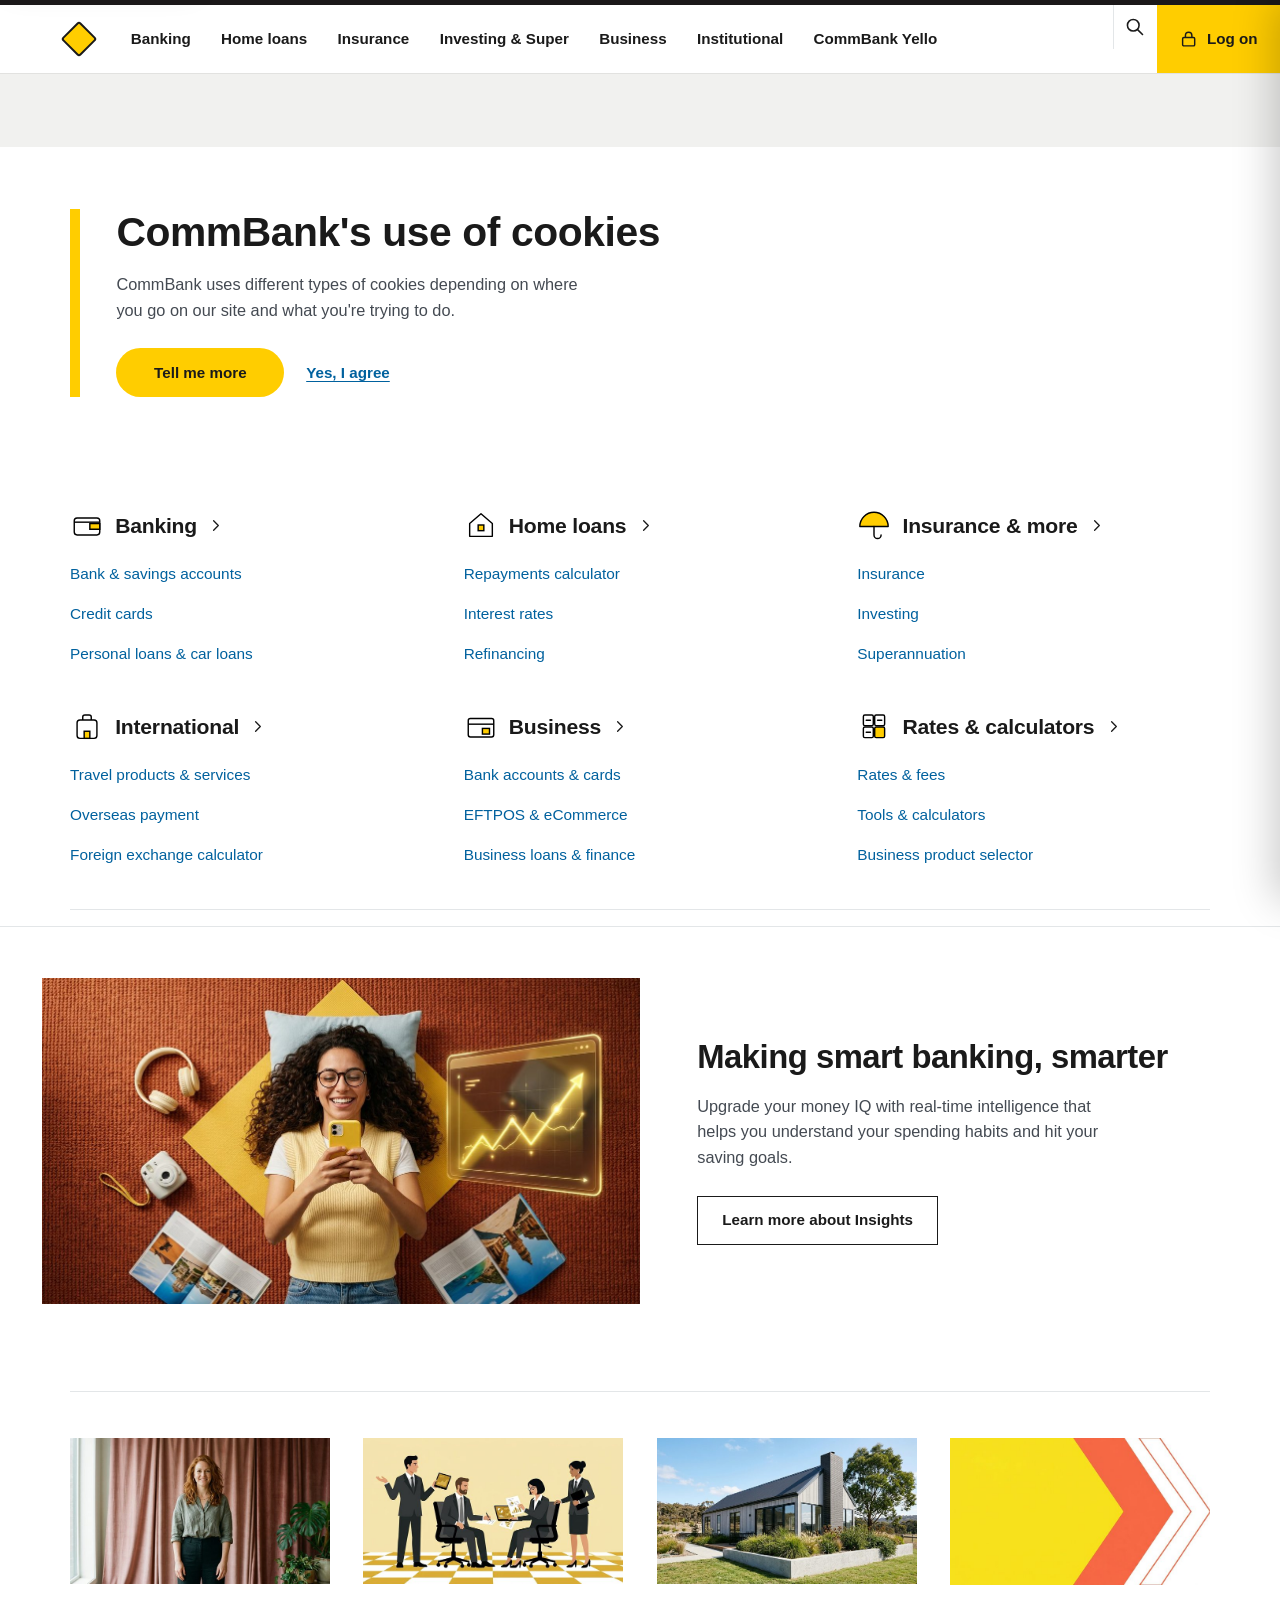
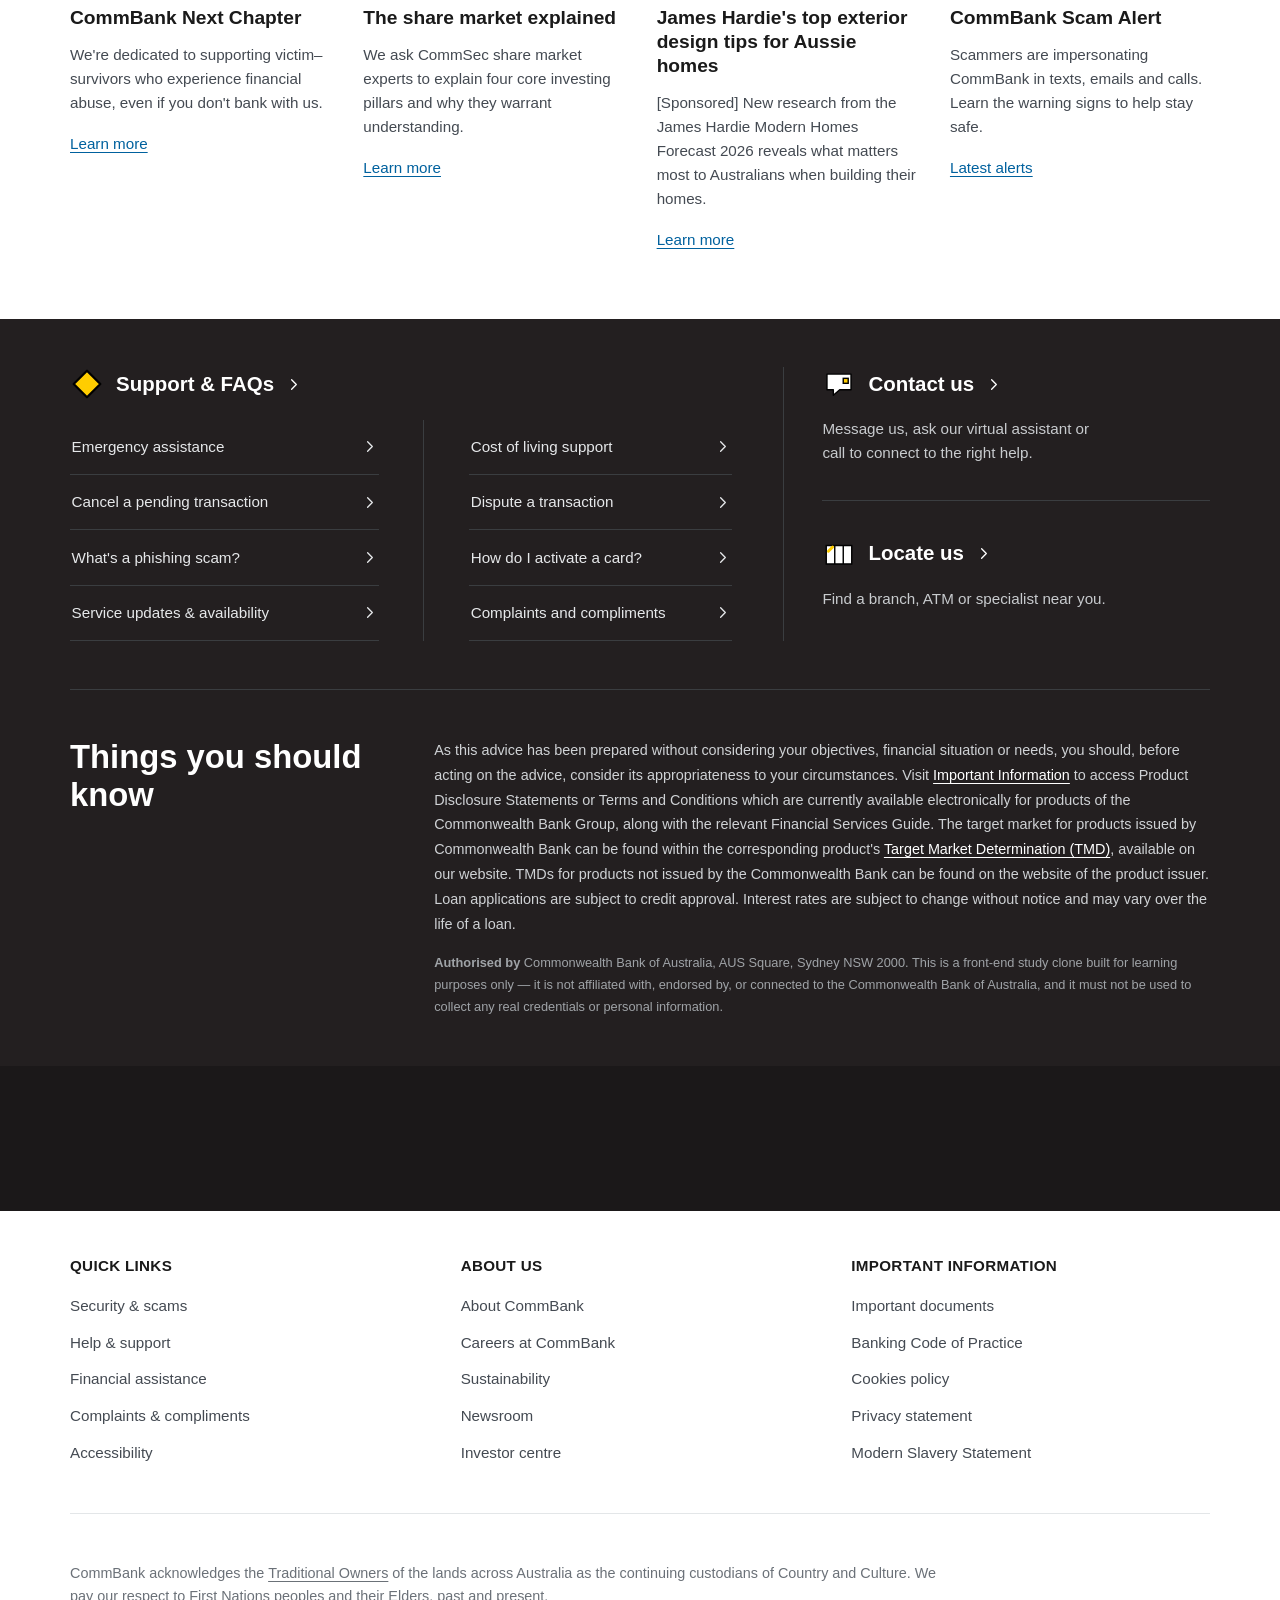
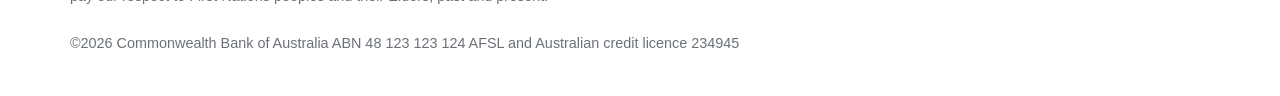
<file: index.html>
<!DOCTYPE html>
<html lang="en-AU">
<head>
<meta charset="utf-8">
<meta name="viewport" content="width=device-width, initial-scale=1">
<title>CommBank — Banking, Home loans, Insurance &amp; Investing</title>
<meta name="description" content="Front-end clone of the CommBank homepage built with semantic HTML, CSS custom properties and vanilla JavaScript. Educational project — not affiliated with or endorsed by the Commonwealth Bank of Australia.">
<link rel="icon" href="data:image/svg+xml,%3Csvg xmlns='http://www.w3.org/2000/svg' viewBox='0 0 32 32'%3E%3Crect x='6' y='6' width='20' height='20' rx='3' fill='%23FFCD00' stroke='%23000' stroke-width='2' transform='rotate(45 16 16)'/%3E%3C/svg%3E">
<link rel="stylesheet" href="styles.css">
</head>
<body>

<!-- ============================================================
     ICON SPRITE — plain inline SVG, no external requests
     ============================================================ -->
<svg class="sprite" aria-hidden="true" focusable="false" xmlns="http://www.w3.org/2000/svg">
  <defs>
    <symbol id="i-diamond" viewBox="0 0 24 24">
      <path d="M12 2.6 21.4 12 12 21.4 2.6 12z" fill="currentColor" stroke="#000" stroke-width="1.6" stroke-linejoin="round"/>
    </symbol>
    <symbol id="i-search" viewBox="0 0 24 24">
      <circle cx="10.5" cy="10.5" r="6.6" fill="none" stroke="currentColor" stroke-width="1.8"/>
      <path d="M15.4 15.4 21 21" fill="none" stroke="currentColor" stroke-width="1.8" stroke-linecap="round"/>
    </symbol>
    <symbol id="i-lock" viewBox="0 0 24 24">
      <rect x="4.5" y="10.5" width="15" height="10.5" rx="1.5" fill="none" stroke="currentColor" stroke-width="1.8"/>
      <path d="M8 10.5V8a4 4 0 0 1 8 0v2.5" fill="none" stroke="currentColor" stroke-width="1.8"/>
    </symbol>
    <symbol id="i-close" viewBox="0 0 24 24">
      <path d="M5 5l14 14M19 5 5 19" fill="none" stroke="currentColor" stroke-width="1.9" stroke-linecap="round"/>
    </symbol>
    <symbol id="i-chev" viewBox="0 0 24 24">
      <path d="M9 4.5 16.5 12 9 19.5" fill="none" stroke="currentColor" stroke-width="2.1" stroke-linecap="round" stroke-linejoin="round"/>
    </symbol>
    <symbol id="i-up" viewBox="0 0 24 24">
      <path d="M4.5 15.5 12 8l7.5 7.5" fill="none" stroke="currentColor" stroke-width="2.1" stroke-linecap="round" stroke-linejoin="round"/>
    </symbol>
    <symbol id="i-menu" viewBox="0 0 24 24">
      <path d="M3.5 7h17M3.5 12h17M3.5 17h17" fill="none" stroke="currentColor" stroke-width="1.9" stroke-linecap="round"/>
    </symbol>
    <symbol id="i-menu-x" viewBox="0 0 24 24">
      <path d="M5 6.5h14M5 12h14M5 17.5h9" fill="none" stroke="currentColor" stroke-width="1.9" stroke-linecap="round"/>
      <path d="M15.5 14.5 21 20M21 14.5 15.5 20" stroke="currentColor" stroke-width="1.9" stroke-linecap="round"/>
    </symbol>
    <!-- mega-menu pictograms -->
    <symbol id="i-wallet" viewBox="0 0 48 48">
      <rect x="6" y="14" width="36" height="24" rx="4" fill="#fff" stroke="#000" stroke-width="2"/>
      <path d="M28 22h14v8H28z" fill="#FFCD00" stroke="#000" stroke-width="2"/>
      <path d="M6 20h36" stroke="#000" stroke-width="2"/>
    </symbol>
    <symbol id="i-house" viewBox="0 0 48 48">
      <path d="M8 22 24 8l16 14v18H8z" fill="#fff" stroke="#000" stroke-width="2" stroke-linejoin="round"/>
      <rect x="20" y="24" width="8" height="8" fill="#FFCD00" stroke="#000" stroke-width="2"/>
    </symbol>
    <symbol id="i-umbrella" viewBox="0 0 48 48">
      <path d="M4 26a20 20 0 0 1 40 0z" fill="#FFCD00" stroke="#000" stroke-width="2" stroke-linejoin="round"/>
      <path d="M24 26v12a5 5 0 0 0 10 0" fill="none" stroke="#000" stroke-width="2" stroke-linecap="round"/>
      <path d="M4 26a20 20 0 0 1 40 0" fill="none" stroke="#000" stroke-width="0"/>
    </symbol>
    <symbol id="i-suitcase" viewBox="0 0 48 48">
      <path d="M18 14v-4a3 3 0 0 1 3-3h6a3 3 0 0 1 3 3v4" fill="none" stroke="#000" stroke-width="2"/>
      <rect x="10" y="14" width="28" height="26" rx="4" fill="#fff" stroke="#000" stroke-width="2"/>
      <rect x="20" y="30" width="8" height="10" fill="#FFCD00" stroke="#000" stroke-width="2"/>
    </symbol>
    <symbol id="i-card-chart" viewBox="0 0 48 48">
      <rect x="6" y="12" width="36" height="26" rx="3" fill="#fff" stroke="#000" stroke-width="2"/>
      <path d="M6 20h36" stroke="#000" stroke-width="2"/>
      <rect x="26" y="26" width="10" height="8" fill="#FFCD00" stroke="#000" stroke-width="2"/>
    </symbol>
    <symbol id="i-calculator" viewBox="0 0 48 48">
      <rect x="9" y="7" width="14" height="15" rx="2" fill="#fff" stroke="#000" stroke-width="2"/>
      <rect x="25" y="7" width="14" height="15" rx="2" fill="#fff" stroke="#000" stroke-width="2"/>
      <rect x="9" y="24" width="14" height="15" rx="2" fill="#fff" stroke="#000" stroke-width="2"/>
      <rect x="25" y="24" width="14" height="15" rx="2" fill="#FFCD00" stroke="#000" stroke-width="2"/>
      <path d="M13 14.5h6M29 14.5h6M13 31.5h6" stroke="#000" stroke-width="2" stroke-linecap="round"/>
    </symbol>
    <symbol id="i-chat" viewBox="0 0 48 48">
      <path d="M7 10h34v22H25l-9 8v-8H7z" fill="#fff" stroke="#000" stroke-width="2" stroke-linejoin="round"/>
      <rect x="30" y="16" width="7" height="7" fill="#FFCD00" stroke="#000" stroke-width="2"/>
    </symbol>
    <symbol id="i-phone" viewBox="0 0 48 48">
      <rect x="15" y="5" width="18" height="38" rx="4" fill="#fff" stroke="#000" stroke-width="2"/>
      <path d="M21 9h6" stroke="#000" stroke-width="2" stroke-linecap="round"/>
      <rect x="19" y="34" width="10" height="4" fill="#FFCD00" stroke="#000" stroke-width="2"/>
    </symbol>
    <symbol id="i-map" viewBox="0 0 48 48">
      <path d="M6 12h36v26H6z" fill="#fff" stroke="#000" stroke-width="2"/>
      <path d="M18 12v26M30 12v26" stroke="#000" stroke-width="2"/>
      <path d="M9 20l6-6" stroke="#FFCD00" stroke-width="4" stroke-linecap="round"/>
    </symbol>
  </defs>
</svg>

<a class="skip-link" href="#main">Skip to main content</a>

<!-- ============================================================
     STEP 2 — HEADER: logo, nav, search, log on
     ============================================================ -->
<header class="site-header" data-header>
  <div class="topbar"></div>

  <div class="header__inner">
    <a class="brand" href="#" aria-label="CommBank home">
      <span class="brand__mark" aria-hidden="true"></span>
    </a>

    <button class="icon-btn icon-btn--menu" type="button" data-nav-toggle aria-expanded="false" aria-controls="primary-nav">
      <svg class="ico" aria-hidden="true"><use href="#i-menu"/></svg>
      <span class="visually-hidden">Menu</span>
    </button>

    <nav class="primary-nav" id="primary-nav" aria-label="Primary">
      <ul class="primary-nav__list">
        <li class="has-mega">
          <button class="nav-link nav-link--btn" type="button" data-mega="mega-banking" aria-expanded="false">Banking</button>
        </li>
        <li class="has-mega">
          <button class="nav-link nav-link--btn" type="button" data-mega="mega-home" aria-expanded="false">Home loans</button>
        </li>
        <li class="has-mega">
          <button class="nav-link nav-link--btn" type="button" data-mega="mega-insurance" aria-expanded="false">Insurance</button>
        </li>
        <li>
          <a class="nav-link" href="#investing">Investing &amp; Super</a>
        </li>
        <li class="has-mega">
          <button class="nav-link nav-link--btn" type="button" data-mega="mega-business" aria-expanded="false">Business</button>
        </li>
        <li>
          <a class="nav-link" href="#institutional">Institutional</a>
        </li>
        <li>
          <a class="nav-link" href="#yello">CommBank Yello</a>
        </li>
      </ul>
    </nav>

    <div class="header__actions">
      <button class="icon-btn" type="button" data-search-toggle aria-expanded="false" aria-controls="search-panel">
        <svg class="ico" aria-hidden="true"><use href="#i-search"/></svg>
        <span class="visually-hidden">Search commbank.com.au</span>
      </button>

      <button class="btn-logon" type="button" data-drawer="logon-drawer" aria-expanded="false" aria-controls="logon-drawer">
        <svg class="ico" aria-hidden="true"><use href="#i-lock"/></svg>
        <span>Log on</span>
      </button>
    </div>
  </div>

  <!-- ---- mega menu panels ---- -->
  <div class="mega" id="mega-banking" data-mega-panel hidden>
    <div class="mega__inner mega__grid">
      <section class="mega-col">
        <h2 class="mega-col__title">
          <a href="#banking"><svg class="ico ico--pict" aria-hidden="true"><use href="#i-wallet"/></svg><span>Banking</span><svg class="ico ico--chev" aria-hidden="true"><use href="#i-chev"/></svg></a>
        </h2>
        <ul class="mega-col__list">
          <li><a href="#bank-accounts">Bank &amp; savings accounts</a></li>
          <li><a href="#credit-cards">Credit cards</a></li>
          <li><a href="#personal-loans">Personal loans &amp; car loans</a></li>
        </ul>
      </section>

      <section class="mega-col">
        <h2 class="mega-col__title">
          <a href="#home-loans"><svg class="ico ico--pict" aria-hidden="true"><use href="#i-house"/></svg><span>Home loans</span><svg class="ico ico--chev" aria-hidden="true"><use href="#i-chev"/></svg></a>
        </h2>
        <ul class="mega-col__list">
          <li><a href="#repayments-calculator">Repayments calculator</a></li>
          <li><a href="#interest-rates">Interest rates</a></li>
          <li><a href="#refinancing">Refinancing</a></li>
        </ul>
      </section>

      <section class="mega-col">
        <h2 class="mega-col__title">
          <a href="#insurance"><svg class="ico ico--pict" aria-hidden="true"><use href="#i-umbrella"/></svg><span>Insurance &amp; more</span><svg class="ico ico--chev" aria-hidden="true"><use href="#i-chev"/></svg></a>
        </h2>
        <ul class="mega-col__list">
          <li><a href="#insurance">Insurance</a></li>
          <li><a href="#investing">Investing</a></li>
          <li><a href="#super">Superannuation</a></li>
        </ul>
      </section>

      <section class="mega-col">
        <h2 class="mega-col__title">
          <a href="#international"><svg class="ico ico--pict" aria-hidden="true"><use href="#i-suitcase"/></svg><span>International</span><svg class="ico ico--chev" aria-hidden="true"><use href="#i-chev"/></svg></a>
        </h2>
        <ul class="mega-col__list">
          <li><a href="#travel">Travel products &amp; services</a></li>
          <li><a href="#overseas-payment">Overseas payment</a></li>
          <li><a href="#fx-calculator">Foreign exchange calculator</a></li>
        </ul>
      </section>

      <section class="mega-col">
        <h2 class="mega-col__title">
          <a href="#business"><svg class="ico ico--pict" aria-hidden="true"><use href="#i-card-chart"/></svg><span>Business</span><svg class="ico ico--chev" aria-hidden="true"><use href="#i-chev"/></svg></a>
        </h2>
        <ul class="mega-col__list">
          <li><a href="#business-accounts">Bank accounts &amp; cards</a></li>
          <li><a href="#eftpos">EFTPOS &amp; eCommerce</a></li>
          <li><a href="#business-loans">Business loans &amp; finance</a></li>
        </ul>
      </section>

      <section class="mega-col">
        <h2 class="mega-col__title">
          <a href="#rates"><svg class="ico ico--pict" aria-hidden="true"><use href="#i-calculator"/></svg><span>Rates &amp; calculators</span><svg class="ico ico--chev" aria-hidden="true"><use href="#i-chev"/></svg></a>
        </h2>
        <ul class="mega-col__list">
          <li><a href="#rates-fees">Rates &amp; fees</a></li>
          <li><a href="#tools">Tools &amp; calculators</a></li>
          <li><a href="#product-selector">Business product selector</a></li>
        </ul>
      </section>
    </div>
  </div>

  <div class="mega" id="mega-home" data-mega-panel hidden>
    <div class="mega__inner mega__grid mega__grid--3">
      <section class="mega-col">
        <h2 class="mega-col__title"><a href="#home-loans"><svg class="ico ico--pict" aria-hidden="true"><use href="#i-house"/></svg><span>Home loans</span><svg class="ico ico--chev" aria-hidden="true"><use href="#i-chev"/></svg></a></h2>
        <ul class="mega-col__list">
          <li><a href="#buying">Buy your home</a></li>
          <li><a href="#refinancing">Refinancing</a></li>
          <li><a href="https://commbank.net" rel="noopener">Construction loans</a></li>
          <li><a href="#equity">Access your equity</a></li>
        </ul>
      </section>
      <section class="mega-col">
        <h2 class="mega-col__title"><a href="#repayments-calculator"><svg class="ico ico--pict" aria-hidden="true"><use href="#i-calculator"/></svg><span>Tools &amp; calculators</span><svg class="ico ico--chev" aria-hidden="true"><use href="#i-chev"/></svg></a></h2>
        <ul class="mega-col__list">
          <li><a href="#repayments-calculator">Repayments calculator</a></li>
          <li><a href="#borrowing">Borrowing power</a></li>
          <li><a href="#stamp-duty">Stamp duty calculator</a></li>
          <li><a href="#interest-rates">Interest rates</a></li>
        </ul>
      </section>
      <section class="mega-col">
        <h2 class="mega-col__title"><a href="#insurance-home"><svg class="ico ico--pict" aria-hidden="true"><use href="#i-umbrella"/></svg><span>Protect your home</span><svg class="ico ico--chev" aria-hidden="true"><use href="#i-chev"/></svg></a></h2>
        <ul class="mega-col__list">
          <li><a href="#home-insurance">Home insurance</a></li>
          <li><a href="#contents">Contents insurance</a></li>
          <li><a href="#mortgage-insurance">Mortgage protection insurance</a></li>
        </ul>
      </section>
    </div>
  </div>

  <div class="mega" id="mega-insurance" data-mega-panel hidden>
    <div class="mega__inner mega__grid mega__grid--3">
      <section class="mega-col">
        <h2 class="mega-col__title"><a href="#insurance"><svg class="ico ico--pict" aria-hidden="true"><use href="#i-umbrella"/></svg><span>Insurance</span><svg class="ico ico--chev" aria-hidden="true"><use href="#i-chev"/></svg></a></h2>
        <ul class="mega-col__list">
          <li><a href="#life">Life insurance</a></li>
          <li><a href="#income">Income protection</a></li>
          <li><a href="#health">Health insurance</a></li>
        </ul>
      </section>
      <section class="mega-col">
        <h2 class="mega-col__title"><a href="#investing"><svg class="ico ico--pict" aria-hidden="true"><use href="#i-card-chart"/></svg><span>Investing</span><svg class="ico ico--chev" aria-hidden="true"><use href="#i-chev"/></svg></a></h2>
        <ul class="mega-col__list">
          <li><a href="#managed-funds">Managed funds</a></li>
          <li><a href="#term-deposit">Term deposits</a></li>
          <li><a href="#shares">Shares &amp; brokerage</a></li>
        </ul>
      </section>
      <section class="mega-col">
        <h2 class="mega-col__title"><a href="#super"><svg class="ico ico--pict" aria-hidden="true"><use href="#i-suitcase"/></svg><span>Superannuation</span><svg class="ico ico--chev" aria-hidden="true"><use href="#i-chev"/></svg></a></h2>
        <ul class="mega-col__list">
          <li><a href="#super-compare">Compare super</a></li>
          <li><a href="#consolidate">Consolidate your super</a></li>
          <li><a href="#first-home">Super &amp; your first home</a></li>
        </ul>
      </section>
    </div>
  </div>

  <div class="mega" id="mega-business" data-mega-panel hidden>
    <div class="mega__inner mega__grid mega__grid--3">
      <section class="mega-col">
        <h2 class="mega-col__title"><a href="#business"><svg class="ico ico--pict" aria-hidden="true"><use href="#i-card-chart"/></svg><span>Business banking</span><svg class="ico ico--chev" aria-hidden="true"><use href="#i-chev"/></svg></a></h2>
        <ul class="mega-col__list">
          <li><a href="#business-accounts">Bank accounts &amp; cards</a></li>
          <li><a href="#business-loans">Business loans &amp; finance</a></li>
          <li><a href="#eftpos">EFTPOS &amp; eCommerce</a></li>
        </ul>
      </section>
      <section class="mega-col">
        <h2 class="mega-col__title"><a href="#business-insurance"><svg class="ico ico--pict" aria-hidden="true"><use href="#i-umbrella"/></svg><span>Business insurance</span><svg class="ico ico--chev" aria-hidden="true"><use href="#i-chev"/></svg></a></h2>
        <ul class="mega-col__list">
          <li><a href="#liability">Public &amp; products liability</a></li>
          <li><a href="#commercial">Commercial vehicle insurance</a></li>
          <li><a href="#cyber">Cyber insurance</a></li>
        </ul>
      </section>
      <section class="mega-col">
        <h2 class="mega-col__title"><a href="#commbiz"><svg class="ico ico--pict" aria-hidden="true"><use href="#i-chat"/></svg><span>CommBiz</span><svg class="ico ico--chev" aria-hidden="true"><use href="#i-chev"/></svg></a></h2>
        <ul class="mega-col__list">
          <li><a href="#commbiz-payments">Payments &amp; payroll</a></li>
          <li><a href="#commbiz-access">Request access to CommBiz</a></li>
          <li><a href="#commbiz-support">Business support</a></li>
        </ul>
      </section>
    </div>
  </div>

  <!-- ---- search panel ---- -->
  <div class="search" id="search-panel" data-search hidden>
    <div class="search__inner">
      <form class="search__form" role="search" action="#search-panel" data-search-form>
        <label class="visually-hidden" for="q">Search commbank.com.au</label>
        <input id="q" name="q" type="search" placeholder="Search for accounts, rates, help…" autocomplete="off">
        <button class="btn btn--yellow btn--pill" type="submit">Search</button>
      </form>
      <p class="search__hint" data-search-hint>Popular searches</p>
      <ul class="chips" data-search-chips>
        <li><button type="button" class="chip">NetBank log on</button></li>
        <li><button type="button" class="chip">Interest rates</button></li>
        <li><button type="button" class="chip">Find a branch</button></li>
        <li><button type="button" class="chip">Dispute a transaction</button></li>
        <li><button type="button" class="chip">Foreign exchange</button></li>
      </ul>
    </div>
  </div>
</header>

<!-- ============================================================
     STEP 3 — COOKIE NOTICE (yellow rule + pill button)
     ============================================================ -->
<div class="scroll-spacer" aria-hidden="true"></div>

<section class="cookies" id="cookies" aria-labelledby="cookies-title">
  <div class="container">
    <div class="cookies__box">
      <h1 class="cookies__title" id="cookies-title">CommBank's use of cookies</h1>
      <p class="cookies__body">CommBank uses different types of cookies depending on where you go on our site and what you're trying to do.</p>
      <div class="cookies__actions">
        <button class="btn btn--yellow btn--pill" type="button" data-scroll="#hero">Tell me more</button>
        <button class="btn btn--ghost" type="button" data-cookie-dismiss="ok">Yes, I agree</button>
      </div>
    </div>
  </div>
</section>

<main id="main">
  <!-- ============================================================
       STEP 4b — the nav dropdown links, also standing on the page as
       a section straight after the first section (reference: 6-up grid)
       ============================================================ -->
  <section class="cats" id="categories" aria-labelledby="cats-title">
    <div class="container">
      <h2 class="visually-hidden" id="cats-title">Browse by product</h2>
      <div class="cats__grid">
        <section class="mega-col">
          <h3 class="mega-col__title"><a href="#banking"><svg class="ico ico--pict" aria-hidden="true"><use href="#i-wallet"/></svg><span>Banking</span><svg class="ico ico--chev" aria-hidden="true"><use href="#i-chev"/></svg></a></h3>
          <ul class="mega-col__list">
            <li><a href="#bank-accounts">Bank &amp; savings accounts</a></li>
            <li><a href="#credit-cards">Credit cards</a></li>
            <li><a href="#personal-loans">Personal loans &amp; car loans</a></li>
          </ul>
        </section>
        <section class="mega-col">
          <h3 class="mega-col__title"><a href="#home-loans"><svg class="ico ico--pict" aria-hidden="true"><use href="#i-house"/></svg><span>Home loans</span><svg class="ico ico--chev" aria-hidden="true"><use href="#i-chev"/></svg></a></h3>
          <ul class="mega-col__list">
            <li><a href="#repayments-calculator">Repayments calculator</a></li>
            <li><a href="#interest-rates">Interest rates</a></li>
            <li><a href="#refinancing">Refinancing</a></li>
          </ul>
        </section>
        <section class="mega-col">
          <h3 class="mega-col__title"><a href="#insurance"><svg class="ico ico--pict" aria-hidden="true"><use href="#i-umbrella"/></svg><span>Insurance &amp; more</span><svg class="ico ico--chev" aria-hidden="true"><use href="#i-chev"/></svg></a></h3>
          <ul class="mega-col__list">
            <li><a href="#insurance">Insurance</a></li>
            <li><a href="#investing">Investing</a></li>
            <li><a href="#super">Superannuation</a></li>
          </ul>
        </section>
        <section class="mega-col">
          <h3 class="mega-col__title"><a href="#international"><svg class="ico ico--pict" aria-hidden="true"><use href="#i-suitcase"/></svg><span>International</span><svg class="ico ico--chev" aria-hidden="true"><use href="#i-chev"/></svg></a></h3>
          <ul class="mega-col__list">
            <li><a href="#travel">Travel products &amp; services</a></li>
            <li><a href="#overseas-payment">Overseas payment</a></li>
            <li><a href="#fx-calculator">Foreign exchange calculator</a></li>
          </ul>
        </section>
        <section class="mega-col">
          <h3 class="mega-col__title"><a href="#business"><svg class="ico ico--pict" aria-hidden="true"><use href="#i-card-chart"/></svg><span>Business</span><svg class="ico ico--chev" aria-hidden="true"><use href="#i-chev"/></svg></a></h3>
          <ul class="mega-col__list">
            <li><a href="#business-accounts">Bank accounts &amp; cards</a></li>
            <li><a href="#eftpos">EFTPOS &amp; eCommerce</a></li>
            <li><a href="#business-loans">Business loans &amp; finance</a></li>
          </ul>
        </section>
        <section class="mega-col">
          <h3 class="mega-col__title"><a href="#rates"><svg class="ico ico--pict" aria-hidden="true"><use href="#i-calculator"/></svg><span>Rates &amp; calculators</span><svg class="ico ico--chev" aria-hidden="true"><use href="#i-chev"/></svg></a></h3>
          <ul class="mega-col__list">
            <li><a href="#rates-fees">Rates &amp; fees</a></li>
            <li><a href="#tools">Tools &amp; calculators</a></li>
            <li><a href="#product-selector">Business product selector</a></li>
          </ul>
        </section>
      </div>
      <hr class="cats__rule">
    </div>
  </section>

  <!-- ============================================================
       STEP 4 — HERO: "Making smart banking, smarter"
       ============================================================ -->
  <section class="hero" id="hero">
    <div class="hero__inner">
      <figure class="hero__media">
        <img src="assets/img/hero-insights.jpg" width="1200" height="655" alt="A woman lying on a rug checking her savings goal on a yellow phone, with a glowing spending chart floating beside her">
      </figure>
      <div class="hero__copy">
        <h2 class="hero__title">Making smart banking, smarter</h2>
        <p class="hero__lede">Upgrade your money IQ with real-time intelligence that helps you understand your spending habits and hit your saving goals.</p>
        <a class="btn btn--outline" href="#insights">Learn more about Insights</a>
      </div>
    </div>
  </section>

  <!-- ============================================================
       STEP 5 — CARD ROW: four stories
       ============================================================ -->
  <section class="cards" aria-labelledby="cards-title">
    <h2 class="visually-hidden" id="cards-title">Stories and updates</h2>
    <div class="container">
      <div class="cards__grid">
        <article class="card">
          <img class="card__img" src="assets/img/card-next-chapter.jpg" width="680" height="371" loading="lazy" alt="A woman in a grey blouse standing in front of a pink curtain">
          <h3 class="card__title">CommBank Next Chapter</h3>
          <p class="card__text">We're dedicated to supporting victim–survivors who experience financial abuse, even if you don't bank with us.</p>
          <a class="text-link" href="#next-chapter">Learn more</a>
        </article>

        <article class="card">
          <img class="card__img" src="assets/img/card-share-market.jpg" width="680" height="371" loading="lazy" alt="Illustration of four professionals in suits on a yellow and white checkerboard floor">
          <h3 class="card__title">The share market explained</h3>
          <p class="card__text">We ask CommSec share market experts to explain four core investing pillars and why they warrant understanding.</p>
          <a class="text-link" href="#share-market">Learn more</a>
        </article>

        <article class="card">
          <img class="card__img" src="assets/img/card-modern-home.jpg" width="680" height="371" loading="lazy" alt="A modern single-storey home with pale timber cladding and a pitched metal roof">
          <h3 class="card__title">James Hardie's top exterior design tips for Aussie homes</h3>
          <p class="card__text"><span class="sponsored">[Sponsored]</span> New research from the James Hardie Modern Homes Forecast 2026 reveals what matters most to Australians when building their homes.</p>
          <a class="text-link" href="#modern-homes">Learn more</a>
        </article>

        <article class="card">
          <img class="card__img" src="assets/img/card-scam-alert.jpg" width="680" height="380" loading="lazy" alt="Yellow and coral chevron warning graphic">
          <h3 class="card__title">CommBank Scam Alert</h3>
          <p class="card__text">Scammers are impersonating CommBank in texts, emails and calls. Learn the warning signs to help stay safe.</p>
          <a class="text-link" href="#scam-alert">Latest alerts</a>
        </article>
      </div>
    </div>
  </section>
</main>

<!-- ============================================================
     STEP 6 — DARK FOOTER: Support & FAQs / Contact / Locate / legal
     ============================================================ -->
<footer class="site-foot">
  <div class="dark-footer">
  <div class="container">
    <div class="dark-footer__cols">
      <section class="faqs">
        <h2 class="block-title block-title--light">
          <a href="#support">
            <svg class="ico ico--pict" aria-hidden="true"><use href="#i-diamond"/></svg>
            <span>Support &amp; FAQs</span>
            <svg class="ico ico--chev" aria-hidden="true"><use href="#i-chev"/></svg>
          </a>
        </h2>
        <div class="faq-cols">
        <ul class="faq-list">
          <li><a href="#emergency"><span>Emergency assistance</span><svg class="ico ico--chev" aria-hidden="true"><use href="#i-chev"/></svg></a></li>
          <li><a href="#pending"><span>Cancel a pending transaction</span><svg class="ico ico--chev" aria-hidden="true"><use href="#i-chev"/></svg></a></li>
          <li><a href="#phishing"><span>What's a phishing scam?</span><svg class="ico ico--chev" aria-hidden="true"><use href="#i-chev"/></svg></a></li>
          <li><a href="#service-updates"><span>Service updates &amp; availability</span><svg class="ico ico--chev" aria-hidden="true"><use href="#i-chev"/></svg></a></li>
        </ul>
        <ul class="faq-list">
          <li><a href="#cost-of-living"><span>Cost of living support</span><svg class="ico ico--chev" aria-hidden="true"><use href="#i-chev"/></svg></a></li>
          <li><a href="#dispute"><span>Dispute a transaction</span><svg class="ico ico--chev" aria-hidden="true"><use href="#i-chev"/></svg></a></li>
          <li><a href="#activate-card"><span>How do I activate a card?</span><svg class="ico ico--chev" aria-hidden="true"><use href="#i-chev"/></svg></a></li>
          <li><a href="#complaints"><span>Complaints and compliments</span><svg class="ico ico--chev" aria-hidden="true"><use href="#i-chev"/></svg></a></li>
        </ul>
        </div>
      </section>

      <div class="dark-footer__side">
        <section class="side-block">
          <h2 class="block-title block-title--light">
            <a href="#contact">
              <svg class="ico ico--pict" aria-hidden="true"><use href="#i-chat"/></svg>
              <span>Contact us</span>
              <svg class="ico ico--chev" aria-hidden="true"><use href="#i-chev"/></svg>
            </a>
          </h2>
          <p class="side-block__text">Message us, ask our virtual assistant or call to connect to the right help.</p>
        </section>

        <section class="side-block">
          <h2 class="block-title block-title--light">
            <a href="#locate">
              <svg class="ico ico--pict" aria-hidden="true"><use href="#i-map"/></svg>
              <span>Locate us</span>
              <svg class="ico ico--chev" aria-hidden="true"><use href="#i-chev"/></svg>
            </a>
          </h2>
          <p class="side-block__text">Find a branch, ATM or specialist near you.</p>
        </section>
      </div>
    </div>

    <hr class="rule">

    <section class="disclaimer">
      <h2 class="disclaimer__title">Things you should know</h2>
      <div class="disclaimer__body">
        <p>As this advice has been prepared without considering your objectives, financial situation or needs, you should, before acting on the advice, consider its appropriateness to your circumstances. Visit <a href="#pid">Important Information</a> to access Product Disclosure Statements or Terms and Conditions which are currently available electronically for products of the Commonwealth Bank Group, along with the relevant Financial Services Guide. The target market for products issued by Commonwealth Bank can be found within the corresponding product's <a href="#tmd">Target Market Determination (TMD)</a>, available on our website. TMDs for products not issued by the Commonwealth Bank can be found on the website of the product issuer. Loan applications are subject to credit approval. Interest rates are subject to change without notice and may vary over the life of a loan.</p>
        <p class="disclaimer__note"><strong>Authorised by</strong> Commonwealth Bank of Australia, <abbr title="Australia Square">AUS</abbr> Square, Sydney NSW 2000. This is a front-end study clone built for learning purposes only — it is not affiliated with, endorsed by, or connected to the Commonwealth Bank of Australia, and it must not be used to collect any real credentials or personal information.</p>
      </div>
    </section>
  </div>
    <div class="dark-footer__tail" aria-hidden="true"></div>
  </div>

<!-- ============================================================
     STEP 7 — LIGHT FOOTER: quick links + acknowledgement
     ============================================================ -->
  <div class="light-footer">
  <button class="to-top" type="button" data-to-top aria-label="Back to top">
    <svg class="ico" aria-hidden="true"><use href="#i-up"/></svg>
  </button>

  <div class="container">
    <div class="light-footer__cols">
      <nav class="link-col" aria-labelledby="col-quick">
        <h2 class="link-col__title" id="col-quick">Quick links</h2>
        <ul>
          <li><a href="#security">Security &amp; scams</a></li>
          <li><a href="#help">Help &amp; support</a></li>
          <li><a href="#assistance">Financial assistance</a></li>
          <li><a href="#complaints-2">Complaints &amp; compliments</a></li>
          <li><a href="#accessibility">Accessibility</a></li>
        </ul>
      </nav>
      <nav class="link-col" aria-labelledby="col-about">
        <h2 class="link-col__title" id="col-about">About us</h2>
        <ul>
          <li><a href="#about">About CommBank</a></li>
          <li><a href="#careers">Careers at CommBank</a></li>
          <li><a href="#sustainability">Sustainability</a></li>
          <li><a href="#newsroom">Newsroom</a></li>
          <li><a href="#investor">Investor centre</a></li>
        </ul>
      </nav>
      <nav class="link-col" aria-labelledby="col-important">
        <h2 class="link-col__title" id="col-important">Important information</h2>
        <ul>
          <li><a href="#documents">Important documents</a></li>
          <li><a href="#code">Banking Code of Practice</a></li>
          <li><a href="#cookies">Cookies policy</a></li>
          <li><a href="#privacy">Privacy statement</a></li>
          <li><a href="#slavery">Modern Slavery Statement</a></li>
        </ul>
      </nav>
    </div>

    <hr class="rule rule--light">

    <p class="ack">CommBank acknowledges the <a href="#country">Traditional Owners</a> of the lands across Australia as the continuing custodians of Country and Culture. We pay our respect to First Nations peoples and their Elders, past and present.</p>
    <p class="copyright">©2026 Commonwealth Bank of Australia ABN 48 123 123 124 AFSL and Australian credit licence 234945</p>
  </div>
</div>
</footer>

<!-- ============================================================
     STEP 8 — LOG ON DRAWER (slides in from the right)
     ============================================================ -->
<div class="backdrop" data-backdrop hidden></div>

<div class="drawer" id="logon-drawer" role="dialog" aria-modal="true" aria-labelledby="drawer-title" hidden>
  <div class="drawer__head">
    <button class="icon-btn icon-btn--onwhite" type="button" data-drawer-close aria-label="Close log on menu">
      <svg class="ico" aria-hidden="true"><use href="#i-close"/></svg>
    </button>
    <h2 class="drawer__title" id="drawer-title">Log on</h2>
  </div>

  <div class="drawer__body">
    <a class="drawer__item drawer__item--active" href="login.html">
      <span>NetBank log on</span>
      <svg class="ico ico--chev" aria-hidden="true"><use href="#i-chev"/></svg>
    </a>
    <a class="drawer__item" href="#commbiz">
      <span>CommBiz log on</span>
      <svg class="ico ico--chev" aria-hidden="true"><use href="#i-chev"/></svg>
    </a>
    <a class="drawer__item" href="#commsec">
      <span>CommSec log on</span>
      <svg class="ico ico--chev" aria-hidden="true"><use href="#i-chev"/></svg>
    </a>

    </div>
  </div>
</div>

<noscript><style>.mega,.search,.cookies{display:block}</style></noscript>
<script src="script.js" defer></script>
</body>
</html>
</file>
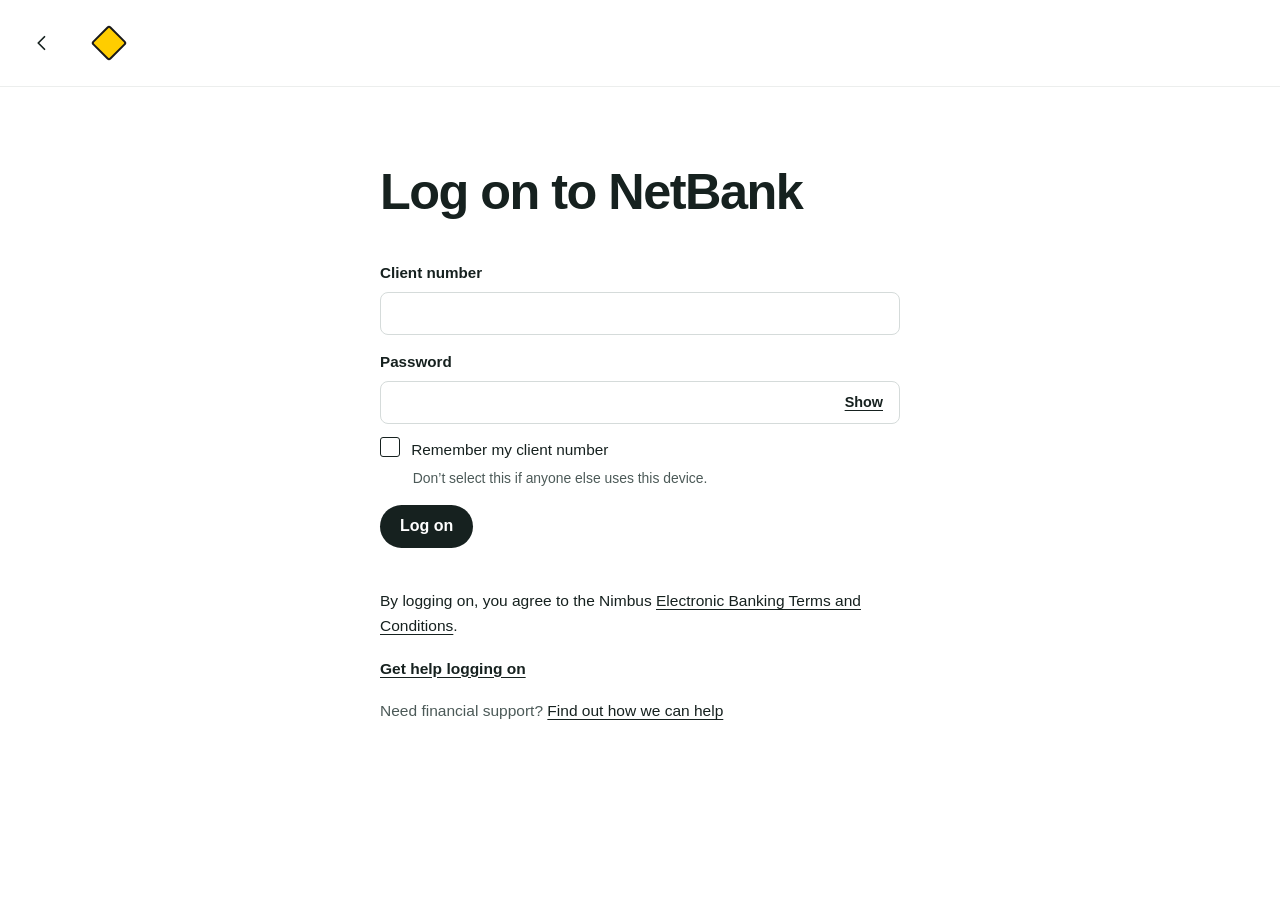
<file: app.html>
<!DOCTYPE html>
<html lang="en-AU">
<head>
<meta charset="utf-8">
<meta name="viewport" content="width=device-width, initial-scale=1, viewport-fit=cover">
<meta name="theme-color" content="#ffffff">
<title>NetBank — Home</title>
<meta name="robots" content="noindex, nofollow">
<meta name="description" content="Signed-in app home screen built from a design spec. Fictional brand, demo data only.">
<link rel="icon" href="data:image/svg+xml,%3Csvg xmlns='http://www.w3.org/2000/svg' viewBox='0 0 32 32'%3E%3Crect x='6' y='6' width='20' height='20' rx='3' fill='%23FFCD00' stroke='%23000' stroke-width='2' transform='rotate(45 16 16)'/%3E%3C/svg%3E">
<link rel="stylesheet" href="styles.css">
<link rel="stylesheet" href="login.css">
<link rel="stylesheet" href="app.css">
</head>
<body class="app-body">

<!-- ============================================================
     SIGNED-IN APP HOME — built from design-app-home.md §1-§11
     Measured off the reference: 16px gutter · 358 content · card
     358x126 r8 · tiles 80x80 r12 · tab bar 47px + safe area.
     Fictional brand, demo data, no network calls.
     ============================================================ -->

<svg class="sprite" aria-hidden="true" xmlns="http://www.w3.org/2000/svg"><defs>
  <symbol id="a-search" viewBox="0 0 24 24"><circle cx="10.5" cy="10.5" r="6.6" fill="none" stroke="currentColor" stroke-width="2"/><path d="M15.4 15.4 21 21" fill="none" stroke="currentColor" stroke-width="2" stroke-linecap="round"/></symbol>
  <symbol id="a-dots" viewBox="0 0 24 24"><g fill="currentColor"><circle cx="12" cy="5" r="1.9"/><circle cx="12" cy="12" r="1.9"/><circle cx="12" cy="19" r="1.9"/></g></symbol>
  <symbol id="a-chev" viewBox="0 0 24 24"><path d="M9 4.5 16.5 12 9 19.5" fill="none" stroke="currentColor" stroke-width="2.1" stroke-linecap="round" stroke-linejoin="round"/></symbol>
  <symbol id="a-bill" viewBox="0 0 48 48"><rect x="10" y="9" width="28" height="30" rx="3" fill="none" stroke="currentColor" stroke-width="2"/><path d="M17 18h14M17 25h9" stroke="currentColor" stroke-width="2" stroke-linecap="round"/><path d="M28 30l5-9 3 6 4-4" fill="none" stroke="#FFD21E" stroke-width="2.4" stroke-linejoin="round"/><path d="M38 39V26l-6 5" fill="none" stroke="currentColor" stroke-width="2" stroke-linejoin="round"/></symbol>
  <symbol id="a-bars" viewBox="0 0 48 48"><g fill="none" stroke="currentColor" stroke-width="2"><rect x="10" y="26" width="8" height="12"/><rect x="20" y="18" width="8" height="20"/><rect x="30" y="10" width="8" height="28"/></g><rect x="30" y="10" width="8" height="28" fill="#FFD21E" stroke="currentColor" stroke-width="2"/></symbol>
  <symbol id="a-bag" viewBox="0 0 48 48"><path d="M12 17h24l-2 21H14z" fill="none" stroke="currentColor" stroke-width="2" stroke-linejoin="round"/><path d="M19 17v-3a5 5 0 0 1 10 0v3" fill="none" stroke="currentColor" stroke-width="2"/><path d="M12 32h24v6H12z" fill="#FFD21E" stroke="currentColor" stroke-width="2"/></symbol>
  <symbol id="a-cardless" viewBox="0 0 48 48"><path d="M14 12h22v6" fill="none" stroke="currentColor" stroke-width="2" stroke-linecap="round"/><rect x="18" y="14" width="20" height="22" rx="3" fill="none" stroke="currentColor" stroke-width="2"/><path d="M24 22h8" stroke="#FFD21E" stroke-width="4" stroke-linecap="round"/><path d="M14 40V32" stroke="currentColor" stroke-width="2" stroke-linecap="round"/></symbol>
  <symbol id="a-gauge" viewBox="0 0 48 48"><path d="M9 32a15 15 0 1 1 30 0" fill="none" stroke="currentColor" stroke-width="2" stroke-linecap="round"/><path d="M24 32 32 20" stroke="currentColor" stroke-width="2" stroke-linecap="round"/><circle cx="24" cy="32" r="3.4" fill="#FFD21E" stroke="currentColor" stroke-width="2"/><path d="M13 24h3M32 24h3" stroke="currentColor" stroke-width="2" stroke-linecap="round"/></symbol>
  <symbol id="a-leaf" viewBox="0 0 48 48"><path d="M24 40V16" stroke="currentColor" stroke-width="2" stroke-linecap="round"/><path d="M24 24c0-8 5-12 12-12 0 8-4 12-12 12z" fill="#FFD21E" stroke="currentColor" stroke-width="2" stroke-linejoin="round"/><path d="M24 30c0-6-4-9-9-9 0 6 3 9 9 9z" fill="none" stroke="currentColor" stroke-width="2" stroke-linejoin="round"/></symbol>
  <symbol id="a-wallet" viewBox="0 0 48 48"><rect x="9" y="14" width="30" height="20" rx="4" fill="none" stroke="currentColor" stroke-width="2"/><path d="M26 24h13v6H26z" fill="#FFD21E" stroke="currentColor" stroke-width="2"/><path d="M9 20h30" stroke="currentColor" stroke-width="2"/></symbol>
  <symbol id="a-grid" viewBox="0 0 48 48"><g fill="none" stroke="currentColor" stroke-width="2"><rect x="11" y="11" width="12" height="12" rx="2"/><rect x="25" y="11" width="12" height="12" rx="2"/><rect x="11" y="25" width="12" height="12" rx="2"/><rect x="25" y="25" width="12" height="12" rx="2"/></g><rect x="25" y="11" width="12" height="12" rx="2" fill="#FFD21E"/></symbol>
  <symbol id="a-home" viewBox="0 0 24 24"><path d="M4 10.5 12 4l8 6.5V20H4z" fill="none" stroke="currentColor" stroke-width="2" stroke-linejoin="round"/></symbol>
  <symbol id="a-accounts" viewBox="0 0 24 24"><path d="M4 8h16M4 15h16" fill="none" stroke="currentColor" stroke-width="2" stroke-linecap="round"/></symbol>
  <symbol id="a-pay" viewBox="0 0 24 24"><circle cx="12" cy="12" r="8" fill="none" stroke="currentColor" stroke-width="2"/><path d="M12 8v8M9.5 10.5h5M9.5 13.5h5" fill="none" stroke="currentColor" stroke-width="1.6" stroke-linecap="round"/></symbol>
  <symbol id="a-cards" viewBox="0 0 24 24"><rect x="3" y="6" width="18" height="12" rx="2" fill="none" stroke="currentColor" stroke-width="2"/><path d="M3 10h18" stroke="currentColor" stroke-width="2"/></symbol>
  <symbol id="a-gift" viewBox="0 0 24 24"><path d="M4 10h16v10H4z" fill="none" stroke="currentColor" stroke-width="2"/><path d="M12 10v10M4 10h16" stroke="currentColor" stroke-width="2"/><path d="M12 10S9 4 6.5 6 12 10 12 10s3-6 5.5-4S12 10 12 10z" fill="none" stroke="currentColor" stroke-width="1.8"/></symbol>
  <symbol id="a-eye" viewBox="0 0 24 24"><path d="M2 12s3.6-6 10-6 10 6 10 6-3.6 6-10 6S2 12 2 12z" fill="none" stroke="currentColor" stroke-width="1.9"/><circle cx="12" cy="12" r="3" fill="none" stroke="currentColor" stroke-width="1.9"/></symbol>
  <symbol id="a-eye-off" viewBox="0 0 24 24"><path d="M2 12s3.6-6 10-6 10 6 10 6-3.6 6-10 6S2 12 2 12z" fill="none" stroke="currentColor" stroke-width="1.9"/><path d="M4 20 20 4" stroke="currentColor" stroke-width="1.9"/></symbol>
</defs></svg>

<a class="skip-link" href="#app-main">Skip to account summary</a>

<!-- ---------- app shell ---------- -->
<div class="app">

  <aside class="app__rail" aria-label="Main sections">
    <span class="app__rail-mark" aria-hidden="true"></span>
    <nav class="rail">
      <ul>
        <li><a href="#app-main" aria-current="page"><svg class="ico" aria-hidden="true"><use href="#a-home"/></svg><span>Home</span></a></li>
        <li><a href="#accounts"><svg class="ico" aria-hidden="true"><use href="#a-accounts"/></svg><span>Accounts</span></a></li>
        <li><a href="#pay"><svg class="ico" aria-hidden="true"><use href="#a-pay"/></svg><span>Pay</span></a></li>
        <li><a href="#cards"><svg class="ico" aria-hidden="true"><use href="#a-cards"/></svg><span>Cards</span></a></li>
        <li><a href="#offers"><svg class="ico" aria-hidden="true"><use href="#a-gift"/></svg><span>Rewards</span></a></li>
      </ul>
    </nav>
    <button class="rail__out" type="button" data-sign-out>Sign out</button>
  </aside>

  <main class="app__main" id="app-main">
    <div class="app__scroll">
    <div class="col col--a">
            <header class="greet">
              <h1 class="greet__name" id="greet-name" tabindex="-1">Hi Perry</h1>
            </header>
            <button class="searchbar" type="button" data-search>
              <svg class="ico" aria-hidden="true"><use href="#a-search"/></svg>
              <span data-search-hint>Search &ldquo;Statement&rdquo;</span>
            </button>
            <section class="card-acct" id="accounts" aria-labelledby="acct-name">
              <div class="card-acct__top">
                <h2 class="card-acct__name" id="acct-name">Smart Access</h2>
                <button class="card-acct__eye" type="button" data-hide-bal aria-pressed="false">
                  <svg class="ico" aria-hidden="true"><use href="#a-eye"/></svg><span>Hide balance</span>
                </button>
                <button class="card-acct__more" type="button" aria-haspopup="menu" aria-expanded="false" aria-label="Options for Smart Access">
                  <svg class="ico" aria-hidden="true"><use href="#a-dots"/></svg>
                </button>
                <div class="menu" role="menu" aria-label="Smart Access options" hidden>
                  <button role="menuitem" type="button" data-menu="Statement">View statement</button>
                  <button role="menuitem" type="button" data-menu="Transfer">Transfer money</button>
                  <button role="menuitem" type="button" data-menu="Details">Account details</button>
                </div>
              </div>
              <div class="card-acct__fig">
                <p class="card-acct__balance" role="status" data-balance><span class="skel" style="width:14ch">&nbsp;</span></p>
                <p class="card-acct__sub">Balance <span data-compact>—</span></p>
              </div>
            </section>
            <section class="qa" id="pay" aria-labelledby="qa-title">
              <h2 class="visually-hidden" id="qa-title">Quick actions</h2>
              <div class="qa__grid">
                <button class="qa__item" type="button" data-action="Bills &amp; payments"><span class="qa__icon"><svg aria-hidden="true"><use href="#a-bill"/></svg></span><span class="qa__label">Bills &amp; payments</span></button>
                <button class="qa__item" type="button" data-action="Cash flow"><span class="qa__icon"><svg aria-hidden="true"><use href="#a-bars"/></svg></span><span class="qa__label">Cash flow</span></button>
                <button class="qa__item" type="button" data-action="Offers"><span class="qa__icon"><svg aria-hidden="true"><use href="#a-bag"/></svg></span><span class="qa__label">Offers</span></button>
                <button class="qa__item" type="button" data-action="Cardless Cash"><span class="qa__icon"><svg aria-hidden="true"><use href="#a-cardless"/></svg></span><span class="qa__label">Cardless Cash</span></button>
                <button class="qa__item" type="button" data-action="Credit score"><span class="qa__icon"><svg aria-hidden="true"><use href="#a-gauge"/></svg></span><span class="qa__label">Credit score</span></button>
                <button class="qa__item" type="button" data-action="Money plan"><span class="qa__icon"><svg aria-hidden="true"><use href="#a-leaf"/></svg></span><span class="qa__label">Money plan</span></button>
                <button class="qa__item qa__item--emph" type="button" data-action="Apply for a product"><span class="qa__icon"><svg aria-hidden="true"><use href="#a-wallet"/></svg></span><span class="qa__label">Apply for a product</span></button>
                <button class="qa__item qa__item--emph" type="button" data-action="View all features"><span class="qa__icon"><svg aria-hidden="true"><use href="#a-grid"/></svg></span><span class="qa__label">View all features</span></button>
              </div>
            </section>
      <div class="app__split" role="separator" aria-hidden="true"></div>

            <section class="offers" id="offers" aria-labelledby="offers-title">
              <h2 class="sect-title" id="offers-title">NetBank Rewards offers</h2>
              <div class="carousel" data-carousel tabindex="0" role="group" aria-label="Offers, scroll horizontally">
                <article class="offer"><span class="offer__chip">This month</span><h3>Up to 4% cashback on fuel and groceries</h3><p>Activate by 30 Sep to earn on purchases made in October.</p></article>
                <article class="offer"><span class="offer__chip">Refinance</span><h3>$2,000 toward your first year of home loan repayments</h3><p>Eligibility applies. Offer ends 31 Oct 2026.</p></article>
                <article class="offer"><span class="offer__chip">Saver</span><h3>Earn 1.25% bonus interest when you deposit and withdraw nothing</h3><p>Applies to accounts opened in the current quarter.</p></article>
              </div>
            </section>
    </div>

    <div class="col col--b">
            <section class="bills" aria-labelledby="bills-title">
              <h2 class="sect-title" id="bills-title">Due in the next 14 days</h2>
              <ul class="list">
                <li><a href="#bill-electric"><span class="list__mark">EL</span><span class="list__body"><span class="list__title">Electricity — Ausgrid</span><span class="list__meta">Due Fri 18 Sep</span></span><span class="list__amt">$142.60</span><svg class="ico list__chev" aria-hidden="true"><use href="#a-chev"/></svg></a></li>
                <li><a href="#bill-internet"><span class="list__mark">NBN</span><span class="list__body"><span class="list__title">Internet — Superloop</span><span class="list__meta">Due Mon 21 Sep</span></span><span class="list__amt">$89.00</span><svg class="ico list__chev" aria-hidden="true"><use href="#a-chev"/></svg></a></li>
                <li><a href="#bill-water"><span class="list__mark">WC</span><span class="list__body"><span class="list__title">Water — Sydney Water</span><span class="list__meta">Auto-pay on 24 Sep</span></span><span class="list__amt">–</span><svg class="ico list__chev" aria-hidden="true"><use href="#a-chev"/></svg></a></li>
              </ul>
            </section>
            <section class="goals" id="cards" aria-labelledby="goals-title">
              <h2 class="sect-title" id="goals-title">Goals</h2>
              <div class="goals__grid">
                <article class="goal">
                  <span class="ring" style="--p:68" role="img" aria-label="68 percent saved"><span></span></span>
                  <div><h3>Japan trip</h3><p class="goal__fig"><strong>$4,760</strong> of $7,000</p></div>
                </article>
                <article class="goal">
                  <span class="ring" style="--p:24" role="img" aria-label="24 percent saved"><span></span></span>
                  <div><h3>Emergency fund</h3><p class="goal__fig"><strong>$1,930</strong> of $8,000</p></div>
                </article>
              </div>
            </section>
            <section class="insight" aria-labelledby="insight-title">
              <h2 class="visually-hidden" id="insight-title">This month</h2>
              <p class="insight__text">You're <strong>12% under</strong> last month on food and dining.</p>
              <a class="insight__link" href="#insights">See cash flow</a>
            </section>
            <section class="help" aria-labelledby="help-title">
              <h2 class="visually-hidden" id="help-title">Help</h2>
              <a class="help__row" href="#help"><span>Lost card, suspicious transaction or locked out?</span><svg class="ico" aria-hidden="true"><use href="#a-chev"/></svg></a>
            </section>
      </div><!-- /.col--b -->
    </div><!-- /.app__scroll -->

    <!-- 6 · tab bar (47px + safe area) -->
    <nav class="tabbar" aria-label="Primary">
      <ul>
        <li><a href="#app-main" aria-current="page"><span class="tabbar__ico tabbar__ico--brand" aria-hidden="true"></span><span>Home</span></a></li>
        <li><a href="#accounts"><span class="tabbar__ico" aria-hidden="true"><svg><use href="#a-accounts"/></svg></span><span>Accounts</span></a></li>
        <li><a href="#pay"><span class="tabbar__ico" aria-hidden="true"><svg><use href="#a-pay"/></svg></span><span>Pay</span></a></li>
        <li><a href="#cards"><span class="tabbar__ico" aria-hidden="true"><svg><use href="#a-cards"/></svg></span><span>Cards</span></a></li>
        <li><a href="#offers"><span class="tabbar__ico" aria-hidden="true"><svg><use href="#a-gift"/></svg></span><span>Rewards</span></a></li>
      </ul>
    </nav>
  </main>
</div>

<p class="visually-hidden" role="status" aria-live="polite" data-say></p>

<script src="app.js" defer></script>
</body>
</html>
</file>
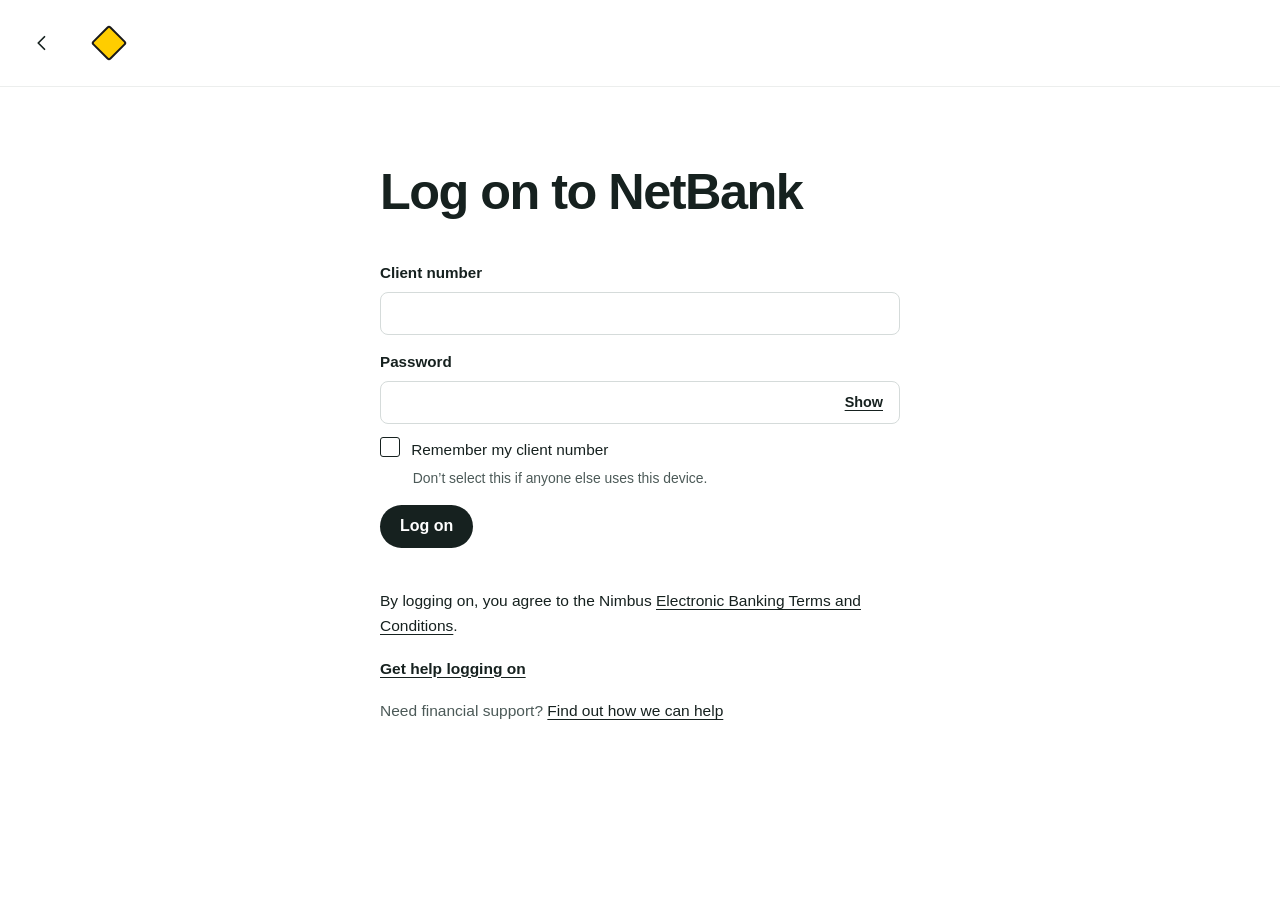
<file: login.html>
<!DOCTYPE html>
<html lang="en-AU">
<head>
<meta charset="utf-8">
<meta name="viewport" content="width=device-width, initial-scale=1">
<title>Log on to NetBank </title>
<meta name="robots" content="noindex, nofollow">
<meta name="description" content="A practice sign-in page for Nimbus, a fictional bank, built with semantic HTML, CSS and vanilla JS. Layout study — it collects nothing and is not a real bank.">
<link rel="icon" href="data:image/svg+xml,%3Csvg xmlns='http://www.w3.org/2000/svg' viewBox='0 0 32 32'%3E%3Crect x='6' y='6' width='20' height='20' rx='3' fill='%23FFCD00' stroke='%23000' stroke-width='2' transform='rotate(45 16 16)'/%3E%3C/svg%3E">
<link rel="stylesheet" href="styles.css">
<link rel="stylesheet" href="login.css">
</head>
<body class="login-page">

<svg class="sprite" aria-hidden="true" xmlns="http://www.w3.org/2000/svg"><defs>
  <symbol id="i-chev" viewBox="0 0 24 24"><path d="M9 4.5 16.5 12 9 19.5" fill="none" stroke="currentColor" stroke-width="2.1" stroke-linecap="round" stroke-linejoin="round"/></symbol>
  <symbol id="i-check" viewBox="0 0 24 24"><path d="M4.5 12.8 9.4 17.6 19.5 6.6" fill="none" stroke="currentColor" stroke-width="2.3" stroke-linecap="round" stroke-linejoin="round"/></symbol>
</defs></svg>

<!-- ==========================================================================
     Practice sign-in page for NIMBUS, a fictional bank invented for this build.

     Deliberately NOT a copy of any real bank's sign-in screen, because a
     faithful clone of a live bank's login page is a phishing kit regardless of
     whether it works. Everything that makes this page hard to misuse:
       · it is inert — no form action, no fetch/XHR, no submit handler that
         sends anything anywhere. Validation is the only behaviour.
       · the secret field has no name="" attribute, so even if someone bolted
         an action onto this form the password could not be submitted.
       · the brand, mark, colours and copy are fictional, and the page is
         watermarked. Nobody could mistake it for a real institution's login.
     The layout grammar, states and accessibility work are real practice though.
     ========================================================================== -->

<header class="lbar">
  <a class="lbar__back" href="index.html">
    <svg class="ico" aria-hidden="true"><use href="#i-chev"/></svg>
    <span class="visually-hidden">Back</span>
  </a>
   <a class="brand" href="#" aria-label="CommBank home">
      <span class="brand__mark" aria-hidden="true"></span>
    </a>
 <div class="header__inner">
  <button class="lbar__help" type="button" data-help></button>
</header>

<main class="lwrap">
  <div class="lpanel">
    <h1 class="lpanel__title">Log on to NetBank</h1>

    <!-- role=status + novalidate: errors are rendered by JS so they can be
         announced and focused, which native validation cannot do consistently -->
    <form class="lform" novalidate data-login-form>
      <div class="lerro" role="alert" aria-live="assertive" data-error-summary hidden></div>

      <div class="lfield" data-field="account">
        <label class="lfield__label" for="account">Client number</label>
        <div class="lfield__box">
          <input id="account" name="account" type="text" inputmode="numeric"
                 autocomplete="username" aria-describedby="account-help"
                 placeholder="" maxlength="10" inputmode="numeric" value="">
        </div>
      </div>

      <div class="lfield" data-field="secret">
        <label class="lfield__label" for="secret">Password</label>
        <div class="lfield__box">
          <!-- no name attribute on purpose: see the note at the top of this file -->
          <input id="secret" type="password" autocomplete="current-password"
                 aria-describedby="secret-help caps-hint" placeholder="">
          <button class="lfield__toggle" type="button" data-toggle-secret aria-pressed="false" aria-controls="secret" >
            <span data-toggle-label>Show</span>
          </button>
        </div>
        <p class="lfield__hint" id="caps-hint" hidden>Caps Lock is on.</p>
      </div>
    
      <div class="lcheck">
        <label class="lcheck__label">
          <input type="checkbox" data-remember>
          <span class="lcheck__box" aria-hidden="true"></span>
          <span>Remember my client number</span>
        </label>
        <p class="lcheck__warn">Don’t select this if anyone else uses this device.</p>
      </div>

      <button class="lbtn" type="submit" data-submit>
        <span class="lbtn__text">Log on</span>
        <span class="lbtn__spin" aria-hidden="true"></span>
      </button>
    </form>

    <section class="linfo">
      <p class="linfo__terms">By logging on, you agree to the Nimbus <a href="#terms">Electronic Banking Terms and Conditions</a>.</p>
      <p><a class="linfo__link" href="#help">Get help logging on</a></p>
      <p class="linfo__support">Need financial support? <a href="#support">Find out how we can help</a></p>
    </section>
    <p id="error" style="color: red;"></p>
  </div>

</main>



<script src="login.js" defer></script>
</body>
</html>
</file>
<file: styles.css>
/* ==========================================================================
   CommBank homepage clone — stylesheet
   Build order: 1. tokens  2. base  3. header + mega + search
                4. cookies  5. hero  6. cards  7. dark footer  8. light footer
                9. log-on drawer  10. responsive + motion
   Everything is driven by the custom properties in :root — change the
   palette or the type scale there and the whole page follows.
   ========================================================================== */

/* ---------- 1. TOKENS ---------- */
:root {
  /* colour */
  --yellow: #ffcd00;
  --yellow-deep: #f6b800;
  --yellow-tint: #fff6cf;
  --ink: #1a1a1a;
  --ink-soft: #444a52;
  --muted: #6b7178;
  --line: #e3e6e8;
  --line-dark: #3a3d40;
  --bg-grey: #f1f1ef;
  --band-dark: #231f20;
  --band-darker: #1b1819;
  --link: #00619e;
  --link-hover: #00426e;
  --scam: #ff6b47;

  /* type */
  --font: Arial, "Helvetica Neue", Helvetica, "Segoe UI", Roboto, sans-serif;
  --fs-h1: clamp(2rem, 3.6vw, 2.55rem);
  --fs-h2: clamp(1.5rem, 2.6vw, 2.05rem);
  --fs-h3: clamp(1.1rem, 1.5vw, 1.3rem);
  --fs-body: 1rem;
  --fs-small: .875rem;
  --lh-tight: 1.14;
  --lh-body: 1.58;

  /* space + shape */
  --gutter: clamp(1rem, 4.2vw, 2.6rem);
  --maxw: 1140px;
  --header-h: 68px;
  --radius-pill: 999px;
  --radius: 6px;
  --focus: 0 0 0 3px #009fe3, 0 0 0 5px #fff;
  --shadow: 0 10px 30px rgba(0, 0, 0, .12);
  --ease: cubic-bezier(.4, 0, .2, 1);
}

/* ---------- 2. BASE ---------- */
*, *::before, *::after { box-sizing: border-box; }

html { -webkit-text-size-adjust: 100%; scroll-behavior: smooth; }
html.no-smooth { scroll-behavior: auto; }

body {
  margin: 0;
  font-family: var(--font);
  font-size: var(--fs-body);
  line-height: var(--lh-body);
  color: var(--ink-soft);
  background: #fff;
  -webkit-font-smoothing: antialiased;
}
body.is-locked { overflow: hidden; }

h1, h2, h3, h4, p, ul, ol, figure { margin: 0; }
ul { padding: 0; list-style: none; }
img { max-width: 100%; height: auto; display: block; }
abbr[title] { text-decoration: none; }

.sprite { position: absolute; width: 0; height: 0; overflow: hidden; }

.visually-hidden {
  position: absolute !important;
  width: 1px; height: 1px;
  margin: -1px; padding: 0; border: 0;
  clip: rect(0 0 0 0); clip-path: inset(50%);
  overflow: hidden; white-space: nowrap;
}

.skip-link {
  position: absolute; left: .5rem; top: -4rem; z-index: 200;
  background: #fff; color: var(--link);
  padding: .6rem 1rem; border-radius: 0 0 var(--radius) var(--radius);
  box-shadow: var(--shadow); font-weight: 700; text-decoration: none;
  transition: top .18s var(--ease);
}
.skip-link:focus { top: 0; }

:is(a, button, input):focus-visible { outline: none; box-shadow: var(--focus); border-radius: 2px; }

.container {
  width: 100%;
  max-width: calc(var(--maxw) + 2 * var(--gutter));
  margin-inline: auto;
  padding-inline: var(--gutter);
}

.ico { width: 1.15em; height: 1.15em; flex: none; fill: none; }
.ico--chev { width: 15px; height: 15px; color: currentColor; }
.ico--pict { width: 34px; height: 34px; }

/* buttons + links */
.btn {
  display: inline-flex; align-items: center; justify-content: center; gap: .5rem;
  font: inherit; font-weight: 700; font-size: .95rem;
  padding: .72rem 1.5rem; border: 1px solid transparent;
  cursor: pointer; text-decoration: none; color: var(--ink);
  transition: background-color .18s var(--ease), color .18s var(--ease), transform .18s var(--ease), box-shadow .18s var(--ease);
}
.btn:active { transform: translateY(1px); }
.btn--pill { border-radius: var(--radius-pill); padding-inline: 1.7rem; }
.btn--yellow { background: var(--yellow); }
.btn--yellow:hover { background: var(--yellow-deep); }
.btn--outline { background: #fff; border-color: var(--ink); color: var(--ink); font-weight: 600; }
.btn--outline:hover { background: var(--ink); color: #fff; }
.btn--ghost { background: none; color: var(--link); font-weight: 600; text-decoration: underline; text-underline-offset: 3px; padding-inline: .8rem; }
.btn--block { width: 100%; border-radius: var(--radius-pill); }

.text-link {
  color: var(--link); font-size: .95rem; text-decoration: underline;
  text-underline-offset: 3px; text-decoration-thickness: 1px;
}
.text-link:hover { color: var(--link-hover); text-decoration-thickness: 2px; }

.icon-btn {
  display: inline-grid; place-items: center;
  width: 44px; height: 44px; padding: 0;
  background: none; border: 0; cursor: pointer; color: var(--ink);
  font-size: 1.15rem;
}
.icon-btn:hover { color: var(--muted); }
.icon-btn--onwhite { width: 60px; }
.icon-btn--menu { display: none; }

.chips { display: flex; flex-wrap: wrap; gap: .5rem; }
.chip {
  font: inherit; font-size: .85rem; cursor: pointer;
  padding: .35rem .85rem; border-radius: var(--radius-pill);
  background: #fff; border: 1px solid var(--line); color: var(--ink-soft);
}
.chip:hover { border-color: var(--ink); color: var(--ink); }

/* ---------- 3. HEADER ---------- */
.site-header {
  position: sticky; top: 0; z-index: 90;
  background: #fff;
  box-shadow: 0 1px 0 rgba(0, 0, 0, .06);
}
.topbar { height: 5px; background: var(--band-darker); }

.header__inner {
  display: flex; align-items: stretch;
  min-height: var(--header-h);
  max-width: 1320px; margin-inline: auto;
  padding-left: var(--gutter);
}

.brand {
  display: grid; place-items: center;
  width: 74px; flex: none;
}
.brand__mark {
  width: 26px; height: 26px; background: var(--yellow);
  border: 2px solid var(--ink);
  transform: rotate(45deg); border-radius: 3px;
  transition: transform .35s var(--ease);
}
.brand:hover .brand__mark { transform: rotate(135deg) scale(1.06); }

.primary-nav { flex: 1 1 auto; }
.primary-nav__list { display: flex; align-items: stretch; height: 100%; }
.nav-link {
  display: flex; align-items: center; height: 100%;
  padding: 0 .95rem;
  font: inherit; font-size: .95rem; font-weight: 700; color: var(--ink);
  background: none; border: 0; cursor: pointer; text-decoration: none;
  position: relative; white-space: nowrap;
}
.nav-link::after {
  content: ""; position: absolute; left: .95rem; right: .95rem; bottom: -1px;
  height: 3px; background: transparent; transition: background-color .18s var(--ease);
}
.nav-link:hover::after,
.nav-link[aria-expanded="true"]::after { background: var(--yellow); }
.nav-link[aria-expanded="true"] { color: var(--ink); }

.header__actions { display: flex; align-items: stretch; margin-left: auto; flex: none; }
.header__actions .icon-btn { border-left: 1px solid var(--line); }

.btn-logon {
  display: flex; align-items: center; gap: .55rem;
  padding: 0 1.4rem; border: 0; cursor: pointer;
  background: var(--yellow); color: var(--ink);
  font: inherit; font-size: .95rem; font-weight: 700;
  transition: background-color .18s var(--ease);
}
.btn-logon:hover { background: var(--yellow-deep); }
.btn-logon .ico { font-size: 1.05rem; }

/* mega panels */
.mega[hidden] { display: none !important; }
.mega {
  position: absolute; left: 0; right: 0; top: 100%;
  background: #fff; border-top: 1px solid var(--line);
  box-shadow: 0 18px 30px -22px rgba(0, 0, 0, .35);
  opacity: 0; transform: translateY(-8px);
  transition: opacity .22s var(--ease), transform .22s var(--ease);
}
.mega.is-open { opacity: 1; transform: none; }
.mega__inner {
  max-width: 1320px; margin-inline: auto;
  padding: clamp(1.6rem, 3.6vw, 2.9rem) var(--gutter) clamp(2rem, 4vw, 3.1rem);
}
.mega__grid {
  display: grid; gap: clamp(1.6rem, 3vw, 3rem) clamp(1rem, 3.6vw, 3.4rem);
  grid-template-columns: repeat(3, minmax(0, 1fr));
}
.mega__grid--3 { grid-template-columns: repeat(3, minmax(0, 1fr)); }

.mega-col__title { font-size: var(--fs-h3); font-weight: 700; line-height: 1.2; }
.mega-col__title a {
  display: flex; align-items: center; gap: .7rem;
  color: var(--ink); text-decoration: none;
}
.mega-col__title a:hover .ico--chev { transform: translateX(3px); }
.mega-col__title .ico--chev { transition: transform .18s var(--ease); }
.mega-col__list { margin-top: 1rem; display: grid; gap: .78rem; }
.mega-col__list a {
  color: var(--link); font-size: .93rem; text-decoration: none;
  display: inline-block;
}
.mega-col__list a:hover { text-decoration: underline; text-underline-offset: 3px; }

/* search */
.search {
  position: absolute; left: 0; right: 0; top: 100%;
  background: #fff; border-top: 1px solid var(--line);
  box-shadow: var(--shadow);
  padding: clamp(1.4rem, 3vw, 2.2rem) var(--gutter);
}
.search__inner { max-width: 1320px; margin-inline: auto; }
.search__form { display: flex; gap: .75rem; align-items: center; }
.search__form input {
  flex: 1 1 auto; min-width: 0;
  font: inherit; font-size: 1.05rem; color: var(--ink);
  padding: .85rem 1.1rem;
  border: 1px solid var(--line); border-radius: var(--radius-pill);
  background: #fbfbfa;
}
.search__form input:focus { background: #fff; border-color: #009fe3; outline: none; box-shadow: none; }
.search__hint { margin: 1.15rem 0 .7rem; font-size: var(--fs-small); font-weight: 700; color: var(--ink); }
.search__msg { margin-top: .8rem; font-size: var(--fs-small); color: var(--muted); }

/* ---------- 4. COOKIE NOTICE ---------- */
.scroll-spacer { height: 74px; background: var(--bg-grey); }

.cookies { padding: clamp(2.5rem, 6vw, 3.5rem) 0 clamp(3rem, 7vw, 4rem); }
.cookies__box {
  position: relative; max-width: 620px;
  padding: .35rem 0 .35rem clamp(1.6rem, 4vw, 2.9rem);
}
.cookies__box::before {
  content: ""; position: absolute; left: 0; top: 6px; bottom: 6px;
  width: 10px; background: var(--yellow);
}
.cookies__title { font-size: var(--fs-h1); font-weight: 700; line-height: var(--lh-tight); color: var(--ink); letter-spacing: -.01em; }
.cookies__body { margin-top: 1.05rem; font-size: 1.02rem; color: var(--ink-soft); max-width: 52ch; }
.cookies__actions { margin-top: 1.55rem; display: flex; align-items: center; flex-wrap: wrap; gap: .5rem; }
.cookies__actions .btn--yellow { min-width: 168px; }

/* ---------- 4b. ON-PAGE CATEGORY GRID (same components as the mega panel) ---------- */
.cats { padding: clamp(1.6rem, 4vw, 2.6rem) 0 clamp(.4rem, 1.5vw, 1rem); }
.cats__grid {
  display: grid; gap: clamp(1.7rem, 3.4vw, 2.9rem) clamp(1rem, 3.2vw, 3rem);
  grid-template-columns: repeat(3, minmax(0, 1fr));
}
.cats .mega-col__title { font-size: 1.32rem; letter-spacing: -.01em; }
.cats .mega-col__title a { align-items: center; }
.cats .mega-col__list { margin-top: 1.15rem; gap: .92rem; }
.cats .mega-col__list a { font-size: .96rem; }
.cats__rule { border: 0; border-top: 1px solid var(--line); margin: clamp(1.8rem, 4vw, 2.6rem) 0 0; }
@media (max-width: 980px) { .cats__grid { grid-template-columns: repeat(2, minmax(0, 1fr)); } }
@media (max-width: 620px) { .cats__grid { grid-template-columns: 1fr; gap: 1.5rem; } }

/* ---------- 5. HERO ---------- */
.hero { padding-bottom: clamp(2.5rem, 5vw, 3.4rem); }
.hero__inner {
  max-width: 1320px; margin-inline: auto;
  display: grid; grid-template-columns: minmax(0, 1.05fr) minmax(0, .95fr);
  align-items: center; gap: clamp(1.5rem, 4.5vw, 4.2rem);
  padding: clamp(2rem, 4vw, 3.2rem) var(--gutter) 0;
  border-top: 1px solid var(--line);
}
.hero__media { margin: 0; position: relative; }
@media (min-width: 1141px) {
  .hero__media::before {
    content: ""; position: absolute; z-index: -1; top: 0; bottom: 0; left: -60vw; width: 60vw;
    background: #fff;
  }
}
.hero__media img { width: 100%; aspect-ratio: 1200 / 655; object-fit: cover; }
.hero__title { font-size: var(--fs-h2); font-weight: 700; line-height: var(--lh-tight); color: var(--ink); letter-spacing: -.015em; }
.hero__lede { margin-top: 1.15rem; font-size: 1.02rem; max-width: 46ch; }
.hero__copy .btn { margin-top: 1.55rem; }

/* ---------- 6. CARDS ---------- */
.cards { padding: clamp(1.4rem, 3vw, 2rem) 0 clamp(3rem, 6vw, 4.2rem); }
.cards__grid {
  display: grid; gap: clamp(1.5rem, 2.6vw, 2.1rem);
  grid-template-columns: repeat(4, minmax(0, 1fr));
  border-top: 1px solid var(--line);
  padding-top: clamp(2rem, 4vw, 2.9rem);
}
.card__img { width: 100%; aspect-ratio: 16 / 9; object-fit: cover; }
.card__title { margin-top: 1.35rem; font-size: var(--fs-h3); font-weight: 700; line-height: 1.25; color: var(--ink); }
.card__text { margin-top: .8rem; font-size: .95rem; }
.card .text-link { display: inline-block; margin-top: 1.05rem; }
.sponsored { color: var(--ink-soft); font-weight: 400; }

/* ---------- 7. DARK FOOTER ---------- */
.site-foot { display: block; }
.dark-footer { background: var(--band-dark); color: #dfe1e3; padding-top: clamp(2.2rem, 4vw, 3rem); }

.dark-footer__cols {
  display: grid; grid-template-columns: 1.55fr 1fr;
  gap: clamp(1.8rem, 4vw, 3.4rem);
}
.block-title { font-size: 1.28rem; font-weight: 700; line-height: 1.2; }
.block-title--light a { display: flex; align-items: center; gap: .75rem; color: #fff; text-decoration: none; }
.block-title--light a:hover .ico--chev { transform: translateX(3px); }
.block-title .ico--chev { transition: transform .18s var(--ease); }
.block-title .ico--pict { color: var(--yellow); }

.faqs { display: flex; flex-direction: column; }
.faqs .block-title { margin-bottom: 1.15rem; }
.faq-cols { display: grid; grid-template-columns: repeat(2, minmax(0, 1fr)); column-gap: clamp(1.6rem, 3.5vw, 3.4rem); }
.faq-cols .faq-list + .faq-list { border-left: 1px solid var(--line-dark); padding-left: clamp(1.6rem, 3.5vw, 3.4rem); }
.faq-list { display: grid; align-content: start; }
.faq-list li { border-bottom: 1px solid var(--line-dark); }
.faq-list a {
  display: flex; align-items: center; justify-content: space-between; gap: 1rem;
  padding: .95rem .1rem; color: #e6e8ea; font-size: .95rem; text-decoration: none;
  transition: color .18s var(--ease), padding-left .18s var(--ease);
}
.faq-list a:hover { color: var(--yellow); padding-left: .35rem; }

.dark-footer__side { border-left: 1px solid var(--line-dark); padding-left: clamp(1.2rem, 3vw, 2.4rem); }
.side-block + .side-block { margin-top: 2.2rem; padding-top: 2.2rem; border-top: 1px solid var(--line-dark); }
.side-block__text { margin-top: 1rem; font-size: .95rem; color: #c8cbce; max-width: 34ch; }

.rule { border: 0; border-top: 1px solid var(--line-dark); margin: clamp(2.2rem, 4vw, 3rem) 0; }

.disclaimer { display: grid; grid-template-columns: minmax(0, .42fr) minmax(0, 1fr); gap: clamp(1.2rem, 3vw, 2.6rem); }
.disclaimer__title { font-size: var(--fs-h2); font-weight: 700; color: #fff; line-height: var(--lh-tight); }
.disclaimer__body p { font-size: .9rem; line-height: 1.72; color: #cfd2d5; }
.disclaimer__body p + p { margin-top: 1rem; }
.disclaimer__body a { color: #fff; text-decoration: underline; text-underline-offset: 3px; }
.disclaimer__body a:hover { color: var(--yellow); }
.disclaimer__note { font-size: .8rem !important; color: #9fa3a7 !important; }
.dark-footer__tail { height: clamp(90px, 14vw, 145px); background: var(--band-darker); margin-top: clamp(2rem, 4vw, 3rem); }

/* ---------- 8. LIGHT FOOTER ---------- */
.light-footer { position: relative; background: #fff; padding: clamp(2rem, 4vw, 2.7rem) 0 clamp(2rem, 4vw, 2.6rem); }

.to-top {
  position: absolute; top: -54px;
  right: max(0px, calc(50% - var(--maxw) / 2));
  width: 76px; height: 76px; padding: 0;
  background: var(--yellow); color: var(--ink); border: 0; cursor: pointer;
  box-shadow: 0 -6px 18px rgba(0, 0, 0, .12);
  font-size: 1.2rem; display: grid; place-items: center;
  transition: opacity .25s var(--ease), transform .25s var(--ease);
}
.to-top:hover { transform: translateY(-3px); }
.to-top.is-hidden { opacity: 0; pointer-events: none; transform: translateY(10px); }

.light-footer__cols {
  display: grid; grid-template-columns: repeat(3, minmax(0, 1fr));
  gap: clamp(1.4rem, 3vw, 2.6rem) 2rem;
}
.link-col__title {
  font-size: .95rem; font-weight: 700; color: var(--ink);
  text-transform: uppercase; letter-spacing: .02em;
}
.link-col ul { margin-top: .9rem; display: grid; gap: .72rem; }
.link-col a { color: var(--ink-soft); font-size: .95rem; text-decoration: none; }
.link-col a:hover { color: var(--link); text-decoration: underline; text-underline-offset: 3px; }

.rule--light { border-top-color: var(--line); }

.ack { font-size: .9rem; color: var(--muted); max-width: 110ch; }
.ack a { color: var(--muted); text-decoration: underline; text-underline-offset: 3px; }
.ack a:hover { color: var(--link); }
.copyright { margin-top: 1.5rem; font-size: .9rem; color: var(--muted); }
.clone-note { margin-top: .45rem; font-size: .78rem; color: #6b7178; }

/* ---------- 9. LOG ON DRAWER ---------- */
.backdrop {
  position: fixed; inset: 0; z-index: 100;
  background: rgba(20, 20, 20, .45);
  opacity: 0; transition: opacity .28s var(--ease);
}
.backdrop.is-open { opacity: 1; }

.drawer {
  position: fixed; top: 0; right: 0; bottom: 0; z-index: 110;
  width: min(460px, 92vw);
  background: #fff;
  box-shadow: -14px 0 40px rgba(0, 0, 0, .22);
  transform: translateX(102%);
  transition: transform .32s var(--ease);
  display: grid; grid-template-rows: auto 1fr;
  overflow: hidden auto;
}
.drawer.is-open { transform: none; }

.drawer__head { display: flex; align-items: center; gap: .6rem; border-bottom: 1px solid var(--line); }
.drawer__head .icon-btn { border-right: 1px solid var(--line); width: 100px; height: 64px; }
.drawer__title { font-size: 1.05rem; font-weight: 700; padding: 0 1rem; color: var(--ink); }

.drawer__body { padding: 0 clamp(1.2rem, 3vw, 1.9rem) 2rem; }
.drawer__item {
  display: flex; align-items: center; justify-content: space-between; gap: 1rem;
  padding: 1.35rem .2rem; border-bottom: 1px solid var(--line);
  color: var(--ink); font-weight: 700; font-size: .95rem; text-decoration: none;
  transition: background-color .18s var(--ease), color .18s var(--ease);
}
.drawer__item:hover { background: #faf9f6; }
.drawer__item .ico--chev { width: 17px; height: 17px; }
.drawer__item--active { border-top: 3px solid #009fe3; margin-top: 0; }

.lside code { font-family: ui-monospace, "SFMono-Regular", Menlo, monospace; font-size: .85em; background: #fff; padding: .05em .3em; border-radius: 4px; }
.field { margin-top: .9rem; }
.field label { display: block; font-size: .85rem; font-weight: 700; color: var(--ink); margin-bottom: .35rem; }
.field input {
  width: 100%; font: inherit; padding: .7rem .85rem;
  border: 1px solid #d9cd97; border-radius: var(--radius); background: #fff; color: var(--ink);
}
.field input:focus { outline: none; border-color: #009fe3; box-shadow: 0 0 0 3px rgba(0, 159, 227, .25); }
.drawer__demo .btn { margin-top: 1.1rem; }

/* ---------- 10. RESPONSIVE + MOTION ---------- */
@media (max-width: 1180px) {
  .nav-link { padding-inline: .7rem; font-size: .9rem; }
}

/* tablet: mega drops to 2 columns, cards to 2 */
@media (max-width: 980px) {
  .mega__grid, .mega__grid--3 { grid-template-columns: repeat(2, minmax(0, 1fr)); }
  .cards__grid { grid-template-columns: repeat(2, minmax(0, 1fr)); }
  .hero__inner { grid-template-columns: 1fr; padding-top: 1.6rem; }
  .hero__copy { padding-bottom: 1rem; }
  .dark-footer__cols { grid-template-columns: 1fr; }
  .dark-footer__side { border-left: 0; padding-left: 0; display: grid; grid-template-columns: repeat(2, minmax(0, 1fr)); gap: 1.5rem 2rem; }
  .side-block + .side-block { margin-top: 0; padding-top: 0; border-top: 0; }
  .disclaimer { grid-template-columns: 1fr; }
}

/* mobile: hamburger nav, single-column everything */
@media (max-width: 860px) {
  .header__inner { padding-right: 0; }
  .icon-btn--menu { display: inline-grid; order: -1; margin-right: .2rem; }
  .brand { width: 56px; }

  .primary-nav {
    position: fixed; inset: calc(var(--header-h) + 5px) 0 0 0; z-index: 80;
    background: #fff; overflow: hidden auto;
    transform: translateX(-100%);
    transition: transform .3s var(--ease);
    padding: .5rem 0 3rem;
    box-shadow: var(--shadow);
  }
  .primary-nav.is-open { transform: none; }
  .primary-nav__list { display: block; height: auto; }
  .primary-nav__list > li { border-bottom: 1px solid var(--line); }
  .nav-link { height: auto; padding: 1.05rem var(--gutter); font-size: 1.02rem; justify-content: space-between; }
  .nav-link::after { display: none; }
  .nav-link--btn::before { content: "+"; font-weight: 400; color: var(--muted); }
  .nav-link--btn[aria-expanded="true"]::before { content: "\2013"; }

  /* mega becomes an inline accordion under the tapped item */
  .mega { position: static; box-shadow: none; border-top: 0; opacity: 1; transform: none; }
  .mega.is-open { display: block; }
  .mega__inner { padding: 0 var(--gutter) 1.2rem; }
  .mega__grid, .mega__grid--3 { grid-template-columns: 1fr; gap: 1.3rem; }
  .mega-col__title { font-size: 1.02rem; }

  .search { padding-inline: var(--gutter); }
  .search__form { flex-direction: column; align-items: stretch; }
  .search__form .btn { width: 100%; }
}

@media (max-width: 620px) {
  .cards__grid { grid-template-columns: 1fr; }
  .dark-footer__side { grid-template-columns: 1fr; }
  .faqs { grid-template-columns: 1rem 1fr; }
  .faqs .block-title { grid-column: 1 / -1; }
  .faqs .faq-list:last-of-type { margin-top: 0; }
  .light-footer__cols { grid-template-columns: 1fr; }
  .cookies__actions .btn--yellow { min-width: 0; flex: 1 1 auto; }
  .to-top { width: 56px; height: 56px; top: -40px; }
  /* half the viewport, not a takeover — floor only so 320px phones stay usable */
  .drawer { width: max(180px, min(460px, 50vw)); }
  .drawer__head .icon-btn { width: 52px; }
  .drawer__body { padding: 0 clamp(.85rem, 3.4vw, 1.9rem) 1.5rem; }
  .drawer__item { padding: 1.05rem .1rem; font-size: .88rem; gap: .5rem; }
  .drawer__item .ico--chev { width: 14px; height: 14px; }
}

@media (prefers-reduced-motion: reduce) {
  html { scroll-behavior: auto; }
  *, *::before, *::after {
    animation-duration: .001ms !important;
    transition-duration: .001ms !important;
  }
}


/* toast for placeholder links */
.toast {
  position: fixed; left: 50%; bottom: 1.4rem; z-index: 130;
  transform: translate(-50%, 1.4rem);
  max-width: min(560px, calc(100vw - 2rem));
  background: var(--band-dark); color: #fff;
  padding: .85rem 1.25rem; border-radius: var(--radius-pill);
  font-size: .9rem; line-height: 1.4;
  box-shadow: var(--shadow);
  opacity: 0; pointer-events: none;
  transition: opacity .22s var(--ease), transform .22s var(--ease);
}
.toast.is-on { opacity: 1; transform: translate(-50%, 0); }

/* reveal-on-scroll (added by JS only if motion is welcome) */
.reveal { opacity: 0; transform: translateY(18px); transition: opacity .55s var(--ease), transform .55s var(--ease); }
.reveal.is-in { opacity: 1; transform: none; }

@media (max-width: 860px) {
  .drawer { width: max(180px, min(460px, 50vw)); }
  /* mega panels live inside the nav <li> on mobile: plain accordion, no anim */
  .primary-nav__list > li.is-active > .mega { display: block; opacity: 1; transform: none; box-shadow: none; }
  .primary-nav__list .mega__inner { max-width: none; padding: 0 var(--gutter) 1.3rem; }
  .primary-nav__list .mega-col__list { margin-top: .75rem; gap: .62rem; }
  .primary-nav__list .mega-col + .mega-col { border-top: 1px solid var(--line); padding-top: 1.1rem; }
  .primary-nav__list .mega-col__title a { align-items: flex-start; }
  /* search becomes a bar under the header, above the slide-in nav */
  .search { z-index: 85; top: var(--header-h); }
}

@media print {
  .reveal { opacity: 1 !important; transform: none !important; }
  .site-header { position: static; }
  .to-top, .backdrop, .drawer, .toast { display: none !important; }
}
</file>
<file: login.css>
/* ==========================================================================
   Nimbus practice sign-in page — login.css
   Layered on top of styles.css so the tokens (colours, type, focus ring) are
   shared with the homepage clone. Everything here is scoped to .login-page
   or an `l-` prefix so the two stylesheets can never fight over a class.

   Layout grammar taken from the reference: left-aligned stack, oversized
   heading, boxy inputs with an inline Show toggle, square checkbox,
   pill button, sparse legal links, colour band at the foot.
   ========================================================================== */

:root {
  /* this fictional brand's own palette — teal, not the reference's yellow */
  --nimbus: #0f6f6c;
  --nimbus-deep: #0a5250;
  --nimbus-tint: #e9f4f3;
  --nimbus-ink: #16211f;
  --nimbus-field: #d5dbda;
  --nimbus-error: #b3261e;
}

.login-page {
  min-height: 100vh;
  background: #fff;
  color: var(--nimbus-ink);
  display: flex;
  flex-direction: column;
}

/* ---------- bar across the top: back, mark, brand, help ---------- */
.lbar {
  display: flex; align-items: center; gap: .6rem;
  padding: .55rem clamp(.7rem, 3vw, 1.4rem);
  border-bottom: 1px solid #eceeed;
  position: sticky; top: 0; background: #fff; z-index: 5;
}
.lbar__back {
  width: 40px; height: 40px; flex: none;
  display: grid; place-items: center;
  border-radius: 50%; color: var(--nimbus-ink); text-decoration: none;
}
.lbar__back:hover { background: #f1f3f2; }
.lbar__back .ico { width: 20px; height: 20px; transform: rotate(180deg); }
.lbar__mark {
  width: 26px; height: 26px; flex: none; border-radius: 50%;
  background: var(--nimbus); position: relative;
}
.lbar__mark::after {
  content: ""; position: absolute; inset: 6px 5px auto 5px; height: 9px;
  border: 2.4px solid #fff; border-top: 0; border-radius: 0 0 9px 9px;
}
.lbar__brand { font-weight: 700; letter-spacing: -.01em; margin-right: auto; }
.lbar__help {
  font: inherit; font-size: .9rem; font-weight: 700; color: var(--nimbus);
  background: none; border: 0; cursor: pointer; padding: .5rem .35rem;
  text-decoration: underline; text-underline-offset: 4px;
}

/* ---------- the single column ---------- */
.lwrap { flex: 1 1 auto; width: 100%; padding: clamp(1.1rem, 4vw, 2rem) 20px 2.5rem; }
.lpanel { width: 100%; max-width: 560px; margin-inline: auto; }

.lpanel__title {
  font-size: clamp(2.3rem, 9.5vw, 3.15rem);
  font-weight: 700; line-height: 1.05; letter-spacing: -.03em;
  margin: clamp(1.5rem, 6.4vw, 2.6rem) 0 clamp(1.35rem, 5.6vw, 2.6rem);
}

.lpanel__note {
  font-size: .82rem; font-weight: 700; letter-spacing: .01em; color: var(--nimbus-deep);
  margin: -1.2rem 0 1.7rem; padding-left: .6rem; border-left: 3px solid var(--nimbus);
}

/* ---------- fields ---------- */
.lform { display: grid; gap: .9rem 0; }

.lfield__label { display: block; font-size: .95rem; font-weight: 700; margin-bottom: .45rem; }
.lfield__box {
  display: flex; align-items: center;
  border: 1.5px solid var(--nimbus-field); border-radius: 8px;
  background: #fff; transition: border-color .16s var(--ease), box-shadow .16s var(--ease);
}
.lfield__box:focus-within { border-color: var(--nimbus); box-shadow: 0 0 0 3px rgba(15, 111, 108, .16); }
/* measured off the reference: 41px ink box height, 350px wide at a 390px viewport */
.lfield input[type="text"],
.lfield input[type="password"] {
  flex: 1 1 auto; min-width: 0;
  font: inherit; font-size: 1rem; color: var(--nimbus-ink);
  padding: .5rem .7rem; min-height: 38px; border: 0; background: none; border-radius: 8px;
}
.lfield input::placeholder { color: #616c68; }
.lfield input:focus { outline: none; box-shadow: none; }
.lfield__toggle {
  flex: none; margin-right: .5rem; padding: .45rem .5rem;
  font: inherit; font-size: .9rem; font-weight: 700; color: var(--nimbus-ink);
  background: none; border: 0; cursor: pointer;
  text-decoration: underline; text-underline-offset: 3px;
}
.lfield__toggle:hover { color: var(--nimbus); }
.lfield__help { margin-top: .45rem; font-size: .82rem; color: #4c5a58; }
.lfield__help code { font-family: ui-monospace, "SFMono-Regular", Menlo, monospace; background: #f2f4f3; padding: .05em .35em; border-radius: 4px; }
.lfield__hint { margin-top: .45rem; font-size: .82rem; font-weight: 700; color: var(--nimbus-deep); }

/* error state — driven by JS, not native validation */
.lfield.is-bad .lfield__box { border-color: var(--nimbus-error); box-shadow: 0 0 0 3px rgba(179, 38, 30, .12); }
.lfield.is-bad .lfield__label { color: var(--nimbus-error); }
.lfield__error { margin-top: .45rem; font-size: .85rem; font-weight: 700; color: var(--nimbus-error); }

.lerro {
  border: 1.5px solid var(--nimbus-error); border-radius: 8px;
  background: #fdf1f0; color: #7c1a15; padding: .8rem .95rem; font-size: .9rem;
}
.lerro ul { margin: .4rem 0 0 1.1rem; list-style: disc; }
.lerro a { color: #7c1a15; }

/* ---------- remember me ---------- */
.lcheck { display: grid; gap: .35rem; }
.lcheck__label { display: flex; align-items: flex-start; gap: .7rem; font-size: .98rem; cursor: pointer; }
.lcheck__label input { position: absolute; opacity: 0; width: 1px; height: 1px; }
.lcheck__box {
  width: 20px; height: 20px; flex: none; margin-top: -.1rem;
  border: 1.5px solid var(--nimbus-ink); border-radius: 3px; background: #fff;
  display: grid; place-items: center; transition: background-color .15s var(--ease), border-color .15s var(--ease);
}
.lcheck__box::after {
  content: ""; width: 11px; height: 6px;
  border: 2.4px solid #fff; border-top: 0; border-right: 0;
  transform: rotate(-45deg) scale(.4); opacity: 0;
  transition: transform .15s var(--ease), opacity .15s var(--ease);
}
.lcheck__label input:checked + .lcheck__box { background: var(--nimbus-ink); }
.lcheck__label { font-size: .96rem; }
.lcheck__label input:checked + .lcheck__box::after { transform: rotate(-45deg) scale(1); opacity: 1; }
.lcheck__label input:focus-visible + .lcheck__box { box-shadow: var(--focus); }
.lcheck__warn { font-size: .87rem; color: #4c5a58; padding-left: 2.05rem; }

/* ---------- the button ---------- */
/* reference pill measures 87x42 with radius = height/2 — a tight, content-sized button */
.lbtn {
  justify-self: start;
  display: inline-flex; align-items: center; gap: .55rem;
  min-width: 88px; min-height: 42px; padding: .55rem 1.25rem;
  background: var(--nimbus-ink); color: #fff;
  font: inherit; font-size: 1rem; font-weight: 700;
  border: 0; border-radius: 999px; cursor: pointer;
  transition: transform .14s var(--ease), background-color .16s var(--ease), opacity .16s var(--ease);
}
.lbtn:hover { background: #000; }
.lbtn:active { transform: translateY(1px); }
.lbtn__spin { width: 15px; height: 15px; border-radius: 50%; border: 2px solid rgba(255,255,255,.4); border-top-color: #fff; display: none; }
.lbtn.is-busy { pointer-events: none; opacity: .85; }
.lbtn.is-busy .lbtn__spin { display: block; animation: lspin .7s linear infinite; }
@keyframes lspin { to { transform: rotate(360deg); } }

/* ---------- below the form ---------- */
.linfo { margin-top: clamp(1.8rem, 7vw, 2.6rem); display: grid; gap: 1.15rem; font-size: .97rem; }
.linfo p { margin: 0; }
.linfo a { color: var(--nimbus-ink); text-decoration: underline; text-underline-offset: 3px; }
.linfo a:hover { color: var(--nimbus); }
.linfo__link { font-weight: 700; }
.linfo__support { color: #4c5a58; }

/* ---------- foot band (the reference's colour strip) ---------- */
.lfoot { margin-top: auto; }
.lfoot__band {
  height: 128px;
  background:
    linear-gradient(100deg, var(--nimbus) 0 34%, var(--nimbus-deep) 34% 47%, #0b4744 47% 100%);
  position: relative; overflow: hidden;
}
.lfoot__band::after {
  content: ""; position: absolute; inset: 0;
  background: repeating-linear-gradient(115deg, rgba(255,255,255,.13) 0 2px, transparent 2px 46px);
}
.lfoot__caption {
  padding: .9rem 20px 1.2rem;
  font-size: .78rem; line-height: 1.5; color: #5a6765;
}

/* ---------- the help popover (aria-describedby / dialog-lite) ---------- */
.lhelp {
  position: fixed; inset: auto 0 0 0; z-index: 20;
  padding-inline: 20px !important;
  background: #fff; border-top: 1px solid var(--nimbus-field);
  padding: 1.25rem clamp(1.1rem, 5vw, 1.6rem) 1.5rem;
  transform: translateY(102%); transition: transform .28s var(--ease);
  box-shadow: 0 -12px 30px rgba(0,0,0,.14);
}
.lhelp.is-open { transform: none; }
.lhelp h2 { font-size: 1.15rem; margin-bottom: .5rem; }
.lhelp p { font-size: .93rem; color: #4c5a58; }
.lhelp ul { margin: .6rem 0 0 1.1rem; list-style: disc; font-size: .93rem; }
.lhelp button { margin-top: 1rem; }

/* ---------- wide screens: two columns, form left, reassurance right ---------- */
@media (min-width: 900px) {
  .lwrap { padding-top: clamp(2rem, 6vh, 4rem); }
  .lpanel { max-width: 520px; }
  .lpanel__title { font-size: 3.15rem; margin-top: 1.6rem; }
}
@media (prefers-reduced-motion: reduce) {
  .lbtn.is-busy .lbtn__spin { animation: none; }
  .lhelp, .lbtn, .lcheck__box::after { transition: none; }
}
</file>
<file: app.css>
/* ==========================================================================
   app.css — signed-in home screen, built from design-app-home.md
   Measured off the reference capture (720x1280 => 1.846 img px per CSS px):
     gutter 16 · content 358 · card 358x126 r8 · tiles 80 r12 · tab bar 47+safe
   Sections: 1 tokens · 2 shell · 3 greeting · 4 search · 5 account card
             6 quick actions · 7 offers · 8 bills · 9 goals · 10 insight/help
             11 tab bar · 12 responsive stages · 13 motion/a11y
   ========================================================================== */

/* ---------- 1 · tokens ---------- */
:root {
  --surface: #fff;
  --surface-2: #f7f7f6;
  --brand-block: #ffd21e;
  --ink: #1a1a1a;
  --ink-2: #4a4f55;
  --hairline: #e4e6e7;
  --focus: #009fe3;
  --danger: #b3261e;
  --gut: 16px;
  --content: 358px;
  --r-card: 8px;
  --r-tile: 12px;
  --bar: 47px;
  --press: 200ms cubic-bezier(0, 0, 0.2, 1);
}

/* ---------- 2 · shell ---------- */
.app-body { background: var(--surface); color: var(--ink); }
.app { min-height: 100vh; min-height: 100dvh; }
.app__main { display: flex; flex-direction: column; min-height: 100vh; min-height: 100dvh; }
.app__scroll {
  flex: 1 1 auto;
  width: 100%;
  /* --content is the INNER measure, so the gutters sit outside it */
  max-width: calc(var(--content) + (var(--gut) * 2));
  margin-inline: auto;
  padding: calc(env(safe-area-inset-top) + 14px) var(--gut) calc(var(--bar) + env(safe-area-inset-bottom) + 26px);
}
.app__rail { display: none; }
.col { display: contents; }
.app__split { height: 1px; background: var(--hairline); margin: 26px calc(var(--gut) * -1); }

.sect-title { font-size: 24px; font-weight: 700; line-height: 1.15; letter-spacing: -.02em; margin-bottom: 14px; }
.ico { width: 20px; height: 20px; flex: none; }

/* ---------- 3 · greeting ---------- */
.greet { display: flex; align-items: center; gap: 10px; margin-bottom: 18px; }
.greet__name {
  font-size: 28px; font-weight: 700; line-height: 1.05; letter-spacing: -.02em;
  text-transform: uppercase; margin: 0; min-width: 0;
  white-space: nowrap; overflow: hidden; text-overflow: ellipsis;
}
.greet__demo {
  flex: none; font-size: 10px; font-weight: 700; letter-spacing: .08em;
  color: var(--ink-2); border: 1px solid var(--hairline); border-radius: 999px;
  padding: 3px 7px; background: var(--surface-2);
}

/* ---------- 4 · search ---------- */
.searchbar {
  display: flex; align-items: center; gap: 10px; width: 100%; height: 48px;
  padding: 0 14px; margin-bottom: 24px;
  font: inherit; font-size: 17px; color: var(--ink-2); text-align: left;
  background: var(--surface); border: 1px solid var(--hairline); border-radius: var(--r-tile);
  cursor: pointer; transition: border-color var(--press), background-color var(--press);
}
.searchbar:hover { border-color: #c9cccd; }
.searchbar:active { background: var(--surface-2); }
.searchbar .ico { width: 22px; height: 22px; color: var(--ink); }
.searchbar span { overflow: hidden; white-space: nowrap; text-overflow: ellipsis; }

/* ---------- 5 · account card ---------- */
.card-acct {
  position: relative; width: 100%; min-height: 126px; border-radius: var(--r-card);
  background: var(--brand-block); color: var(--ink);
  padding: 18px 18px 16px; display: flex; flex-direction: column;
}
.card-acct__top { display: flex; align-items: flex-start; gap: 8px; }
.card-acct__name { font-size: 17px; font-weight: 400; line-height: 1.2; margin: 2px 0 0; }
.card-acct__more {
  margin-left: auto; width: 44px; height: 44px; margin-top: -10px; margin-right: -12px;
  display: grid; place-items: center; background: none; border: 0; border-radius: 50%;
  color: var(--ink); cursor: pointer;
}
.card-acct__more:hover { background: rgba(0, 0, 0, .08); }
.card-acct__fig { margin-top: auto; text-align: right; }
.card-acct__balance {
  font-size: 32px; font-weight: 700; line-height: 1.1; letter-spacing: -.01em;
  font-variant-numeric: tabular-nums; white-space: nowrap;
}
.card-acct__balance.is-neg { color: #7a1a15; }
.card-acct__sub { margin-top: 2px; font-size: 15px; font-variant-numeric: tabular-nums; }
.card-acct__sub span { font-size: 13px; }
.card-acct__eye {
  display: inline-flex; align-items: center; gap: 5px; margin-left: auto; margin-top: -6px;
  font: inherit; font-size: 11px; font-weight: 700; color: rgba(26, 26, 26, .72);
  background: rgba(255, 255, 255, .5); border: 0; border-radius: 999px;
  padding: 6px 9px 6px 7px; min-height: 32px; cursor: pointer;
  transition: background-color var(--press);
}
.card-acct__eye:hover { background: rgba(255, 255, 255, .85); }
.card-acct__eye .ico { width: 15px; height: 15px; }
.card-acct__more { margin-left: 4px; }

/* skeleton, shown until the (fake) figures resolve */
.skel { display: inline-block; border-radius: 4px; background: rgba(0, 0, 0, .12); color: transparent; }
@keyframes skel { 0% { opacity: .55; } 50% { opacity: 1; } 100% { opacity: .55; } }
.skel { animation: skel 1.1s ease-in-out infinite; }

/* overflow menu */
.menu {
  position: absolute; right: 14px; top: 46px; z-index: 6; min-width: 178px;
  background: #fff; border: 1px solid var(--hairline); border-radius: var(--r-tile);
  box-shadow: 0 14px 34px rgba(0, 0, 0, .16); padding: 4px; list-style: none;
}
.menu button {
  display: block; width: 100%; text-align: left; font: inherit; font-size: 15px;
  padding: 11px 12px; background: none; border: 0; border-radius: 8px; color: var(--ink); cursor: pointer;
}
.menu button:hover { background: var(--surface-2); }

/* ---------- 6 · quick actions ---------- */
.qa { margin-top: 24px; }
.qa__grid { display: grid; grid-template-columns: repeat(4, 1fr); gap: 12px 12px; }
.qa__item {
  display: flex; flex-direction: column; align-items: center; gap: 8px;
  padding: 0 0 2px; font: inherit; color: var(--ink); background: none; border: 0;
  cursor: pointer; text-align: center;
}
.qa__icon {
  width: 100%; aspect-ratio: 1; max-width: 80px; border-radius: var(--r-tile);
  display: grid; place-items: center;
  background: var(--surface); border: 1px solid var(--hairline);
  transition: transform var(--press), background-color var(--press), border-color var(--press);
}
.qa__icon svg { width: 44px; height: 44px; color: var(--ink); }
.qa__item:hover .qa__icon { border-color: #c9cccd; }
.qa__item:active .qa__icon { transform: scale(.96); }
.qa__item--emph .qa__icon { background: #efeceb; border-color: #e2dfdc; }
.qa__label { font-size: 15px; line-height: 1.3; display: -webkit-box; -webkit-line-clamp: 2; -webkit-box-orient: vertical; overflow: hidden; }

/* ---------- 7 · offers ---------- */
.offers { margin-top: 26px; }
.carousel {
  display: flex; gap: 12px; overflow-x: auto; scroll-snap-type: x mandatory;
  margin-inline: calc(var(--gut) * -1); padding-inline: var(--gut);
  -webkit-overflow-scrolling: touch; scrollbar-width: none;
}
.carousel::-webkit-scrollbar { display: none; }
.offer {
  flex: 0 0 min(300px, 82%); scroll-snap-align: start;
  border: 1px solid var(--hairline); border-radius: var(--r-tile); padding: 14px;
  background: var(--surface);
}
.offer__chip {
  display: inline-block; font-size: 11px; font-weight: 700; letter-spacing: .04em; text-transform: uppercase;
  color: var(--ink-2); background: var(--surface-2); border-radius: 999px; padding: 3px 8px;
}
.offer h3 { margin: 9px 0 6px; font-size: 17px; font-weight: 700; line-height: 1.25; letter-spacing: -.01em; }
.offer p { font-size: 14px; line-height: 1.45; color: var(--ink-2); }

/* ---------- 8 · bills ---------- */
.bills { margin-top: 26px; }
.list { display: grid; }
.list li + li { border-top: 1px solid var(--hairline); }
.list a {
  display: flex; align-items: center; gap: 12px; padding: 13px 2px;
  color: inherit; text-decoration: none; transition: background-color var(--press);
}
.list a:hover { background: var(--surface-2); }
.list__mark {
  flex: none; width: 40px; height: 40px; border-radius: 50%; display: grid; place-items: center;
  font-size: 12px; font-weight: 700; color: var(--ink-2); background: var(--surface-2); border: 1px solid var(--hairline);
}
.list__body { min-width: 0; display: grid; }
.list__title { font-size: 16px; font-weight: 400; }
.list__meta { font-size: 13px; color: var(--ink-2); }
.list__amt { margin-left: auto; font-size: 16px; font-variant-numeric: tabular-nums; white-space: nowrap; }
.list__chev { width: 15px; height: 15px; color: var(--ink-2); }

/* ---------- 9 · goals ---------- */
.goals { margin-top: 28px; }
.goals__grid { display: grid; gap: 12px; grid-template-columns: repeat(2, minmax(0, 1fr)); }
.goal { display: flex; align-items: center; gap: 12px; padding: 12px; border: 1px solid var(--hairline); border-radius: var(--r-tile); }
.goal h3 { font-size: 15px; font-weight: 700; }
.goal__fig { font-size: 13px; color: var(--ink-2); font-variant-numeric: tabular-nums; }
.goal__fig strong { color: var(--ink); }
.ring {
  --p: 0; flex: none; width: 56px; height: 56px; border-radius: 50%;
  background: conic-gradient(var(--ink) calc(var(--p) * 1%), var(--surface-2) 0);
  display: grid; place-items: center;
}
.ring span { width: 40px; height: 40px; border-radius: 50%; background: #fff; }

/* ---------- 10 · insight + help ---------- */
.insight {
  margin-top: 26px; padding: 14px 16px; border-radius: var(--r-tile);
  background: var(--surface-2); display: flex; flex-wrap: wrap; align-items: baseline; gap: 4px 10px;
}
.insight__text { font-size: 15px; color: var(--ink-2); }
.insight__text strong { color: var(--ink); }
.insight__link { margin-left: auto; font-size: 14px; font-weight: 700; color: var(--ink); text-decoration: underline; text-underline-offset: 3px; }
.help { margin-top: 20px; }
.help__row {
  display: flex; align-items: center; gap: 10px; padding: 15px 2px;
  border-top: 1px solid var(--hairline); font-size: 15px; color: var(--ink); text-decoration: none;
}
.help__row .ico { margin-left: auto; transform: rotate(0deg); color: var(--ink-2); width: 15px; height: 15px; }
.foot-note { margin-top: 18px; font-size: 12px; line-height: 1.5; color: var(--ink-2); }

/* ---------- 11 · tab bar ---------- */
.tabbar {
  position: fixed; left: 0; right: 0; bottom: 0; z-index: 8;
  background: #fff; border-top: 1px solid var(--hairline);
  padding-bottom: env(safe-area-inset-bottom);
}
.tabbar ul { display: grid; grid-template-columns: repeat(5, 1fr); }
.tabbar a {
  display: grid; justify-items: center; gap: 2px; padding: 5px 2px 4px;
  font-size: 11px; line-height: 1; font-weight: 500; color: var(--ink-2);
  text-decoration: none; position: relative;
}
.tabbar__ico { width: 24px; height: 24px; display: grid; place-items: center; }
.tabbar__ico svg { width: 24px; height: 24px; }
.tabbar__ico--brand {
  border-radius: 3px; background: var(--brand-block); border: 1.5px solid var(--ink);
  transform: rotate(45deg) scale(.62);
}
.tabbar a[aria-current="page"] { color: var(--ink); font-weight: 700; }
.tabbar a[aria-current="page"]::after {
  content: ""; position: absolute; top: 0; width: 22px; height: 3px; border-radius: 2px; background: var(--brand-block);
}

/* ---------- 12 · responsive stages (§7) ---------- */
@media (max-width: 480px) {
  /* keep the tile grid from crushing labels on very small phones */
  .qa__grid { gap: 10px 8px; }
  .qa__label { font-size: 14px; }
  .tabbar a { font-size: 10px; }
}

@media (min-width: 481px) and (max-width: 900px) {
  :root { --gut: 24px; --content: 640px; }
  .qa__grid { grid-template-columns: repeat(2, minmax(0, 1fr)); gap: 12px; }
  .qa__item { flex-direction: row; align-items: center; gap: 14px; text-align: left; padding: 4px 0; }
  .qa__icon { width: 64px; max-width: 64px; aspect-ratio: 1; }
  .qa__label { font-size: 16px; -webkit-line-clamp: 1; }
  .greet__name { font-size: 32px; }
  .card-acct { max-width: 480px; }
  .carousel .offer { flex-basis: 300px; }
  .goals__grid { gap: 16px; }
}

@media (min-width: 901px) {
  :root { --gut: 28px; }
  .app { display: grid; grid-template-columns: 240px minmax(0, 1fr); }
  .app__rail {
    display: flex; flex-direction: column; gap: 18px; padding: 22px 18px;
    border-right: 1px solid var(--hairline); position: sticky; top: 0; height: 100vh; height: 100dvh;
  }
  .app__rail-mark { width: 26px; height: 26px; border-radius: 50%; background: #0f6f6c; position: relative; }
  .app__rail-mark::after { content: ""; position: absolute; inset: 6px 5px auto 5px; height: 9px; border: 2.4px solid #fff; border-top: 0; border-radius: 0 0 9px 9px; }
  .rail ul { display: grid; gap: 2px; }
  .rail a {
    display: flex; align-items: center; gap: 12px; padding: 11px 12px; border-radius: 10px;
    font-size: 16px; font-weight: 700; color: var(--ink-2); text-decoration: none;
  }
  .rail a:hover { background: var(--surface-2); color: var(--ink); }
  .rail a[aria-current="page"] { background: var(--surface-2); color: var(--ink); }
  .rail a .ico { width: 22px; height: 22px; }
  .rail__out {
    margin-top: auto; align-self: flex-start; font: inherit; font-size: 14px; font-weight: 700;
    background: none; border: 0; padding: 0; color: var(--ink); text-decoration: underline; text-underline-offset: 3px; cursor: pointer;
  }
  .app__main { max-width: 1080px; }
  .app__scroll {
    max-width: none; margin: 0; padding: 26px 28px 40px;
    display: grid; grid-template-columns: minmax(0, 1fr) minmax(0, 360px);
    gap: 0 clamp(24px, 4vw, 48px); align-items: start;
  }
  .col { display: grid; gap: 26px; align-content: start; min-width: 0; }
  /* grid items default to min-width:auto, which lets the 4-up tile grid and the
     carousel blow past their column; 0 lets them shrink into the track instead */
  .col > * { min-width: 0; }
  .qa__grid, .carousel { max-width: 100%; }
  .searchbar { max-width: 520px; }
  .card-acct { max-width: 480px; min-height: 126px; }
  .qa__grid { grid-template-columns: repeat(4, 1fr); }
  .qa__item { flex-direction: column; text-align: center; }
  .qa__icon { width: 100%; max-width: 80px; }
  .qa__label { -webkit-line-clamp: 2; font-size: 15px; }
  .goals__grid { grid-template-columns: 1fr; }
  .carousel { margin-inline: 0; padding-inline: 0; }
  .carousel .offer { flex-basis: 280px; }
  .tabbar { display: none; }
  .app__split { display: none; }
  .greet { margin-bottom: 0; }
}

/* ---------- 13 · motion + focus ---------- */
:is(a, button, [tabindex]):focus-visible { outline: none; box-shadow: 0 0 0 3px var(--focus), 0 0 0 5px #fff; }
.searchbar:focus-visible { box-shadow: 0 0 0 3px var(--focus); }
.toast-app {
  position: fixed; left: 50%; bottom: calc(var(--bar) + env(safe-area-inset-bottom) + 14px); z-index: 20;
  transform: translate(-50%, 12px); max-width: min(420px, calc(100vw - 24px));
  background: var(--ink); color: #fff; font-size: 14px; line-height: 1.4;
  padding: 11px 16px; border-radius: 999px; opacity: 0; pointer-events: none;
  transition: opacity .2s var(--press), transform .2s var(--press);
}
.toast-app.is-on { opacity: 1; transform: translate(-50%, 0); }
/* longer messages (the configurable demo banner) get a card, not a pill */
.toast-app.is-mult {
  border-radius: 14px; padding: 12px 18px; text-align: center;
  letter-spacing: .005em; max-width: min(460px, calc(100vw - 28px));
}

@media (prefers-reduced-motion: reduce) {
  .skel { animation: none; opacity: .8; }
  * { transition-duration: .001ms !important; }
  .carousel { scroll-behavior: auto; }
}
</file>
